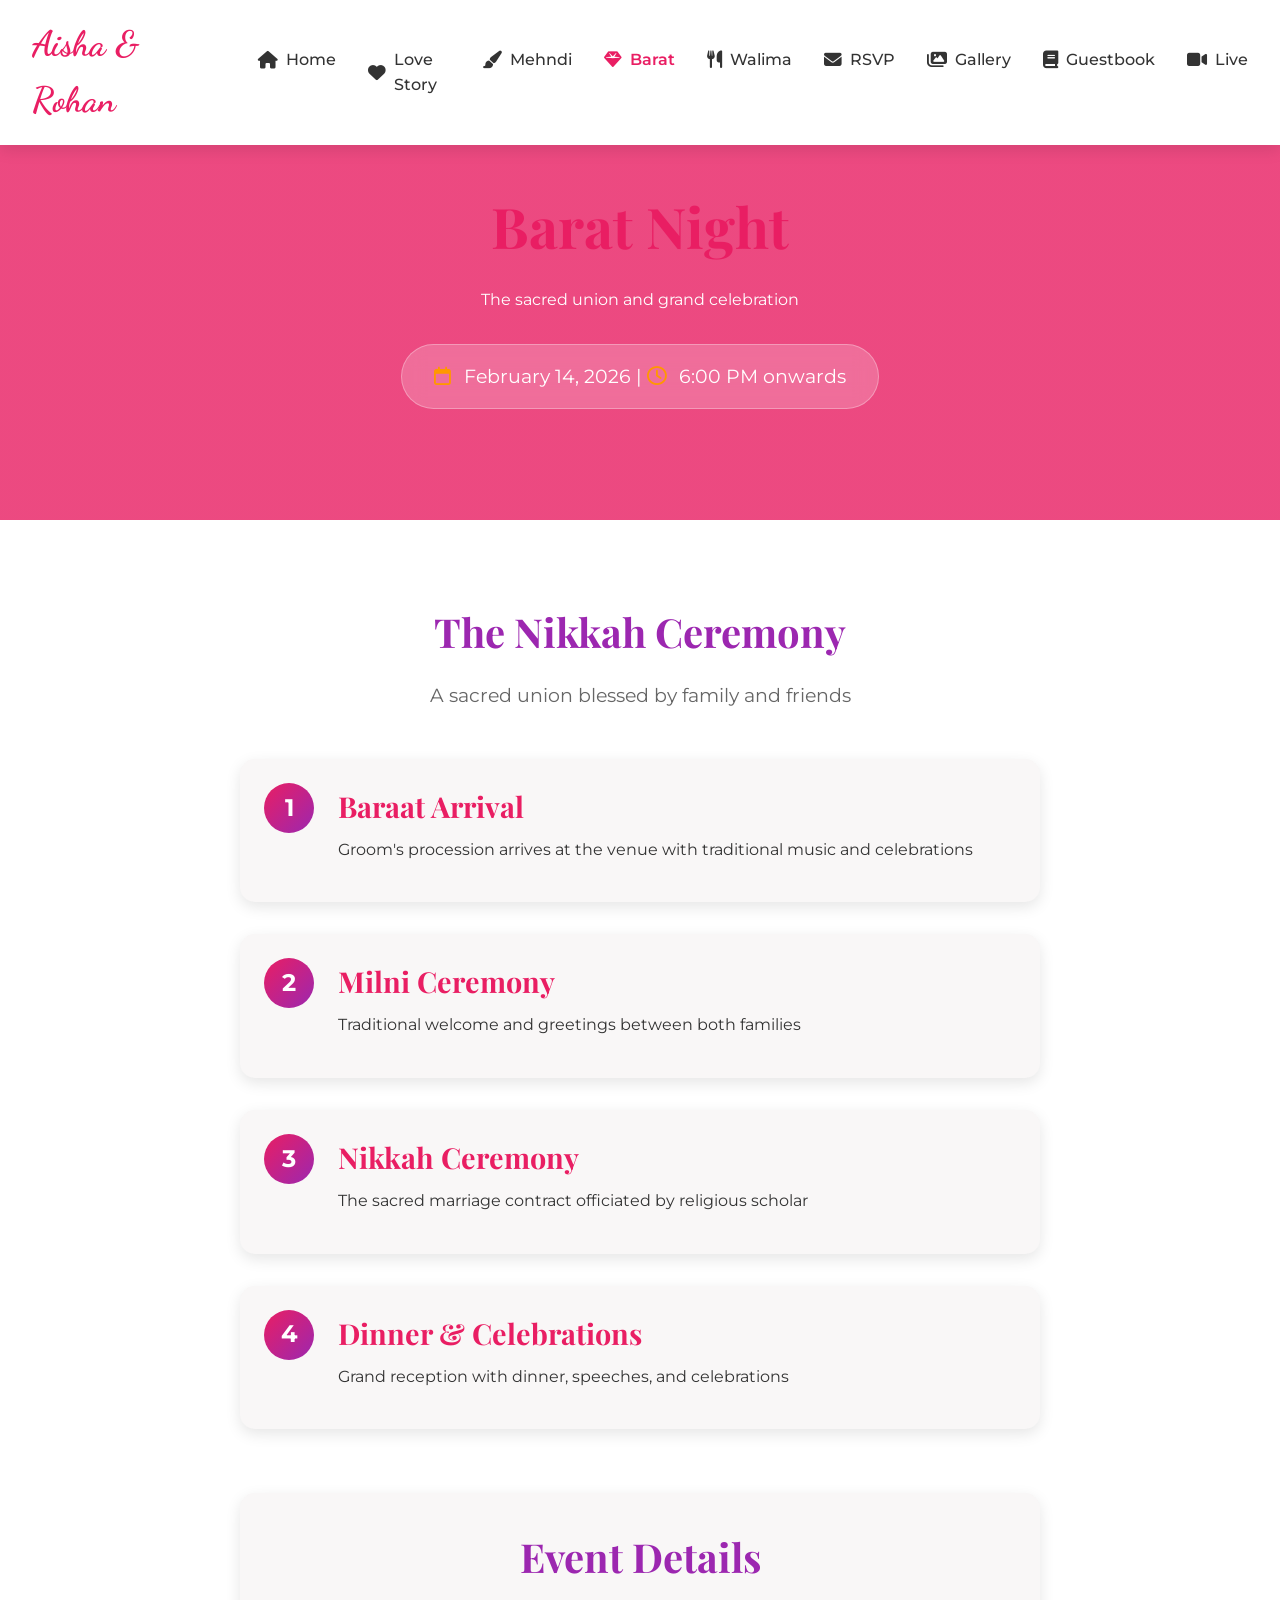
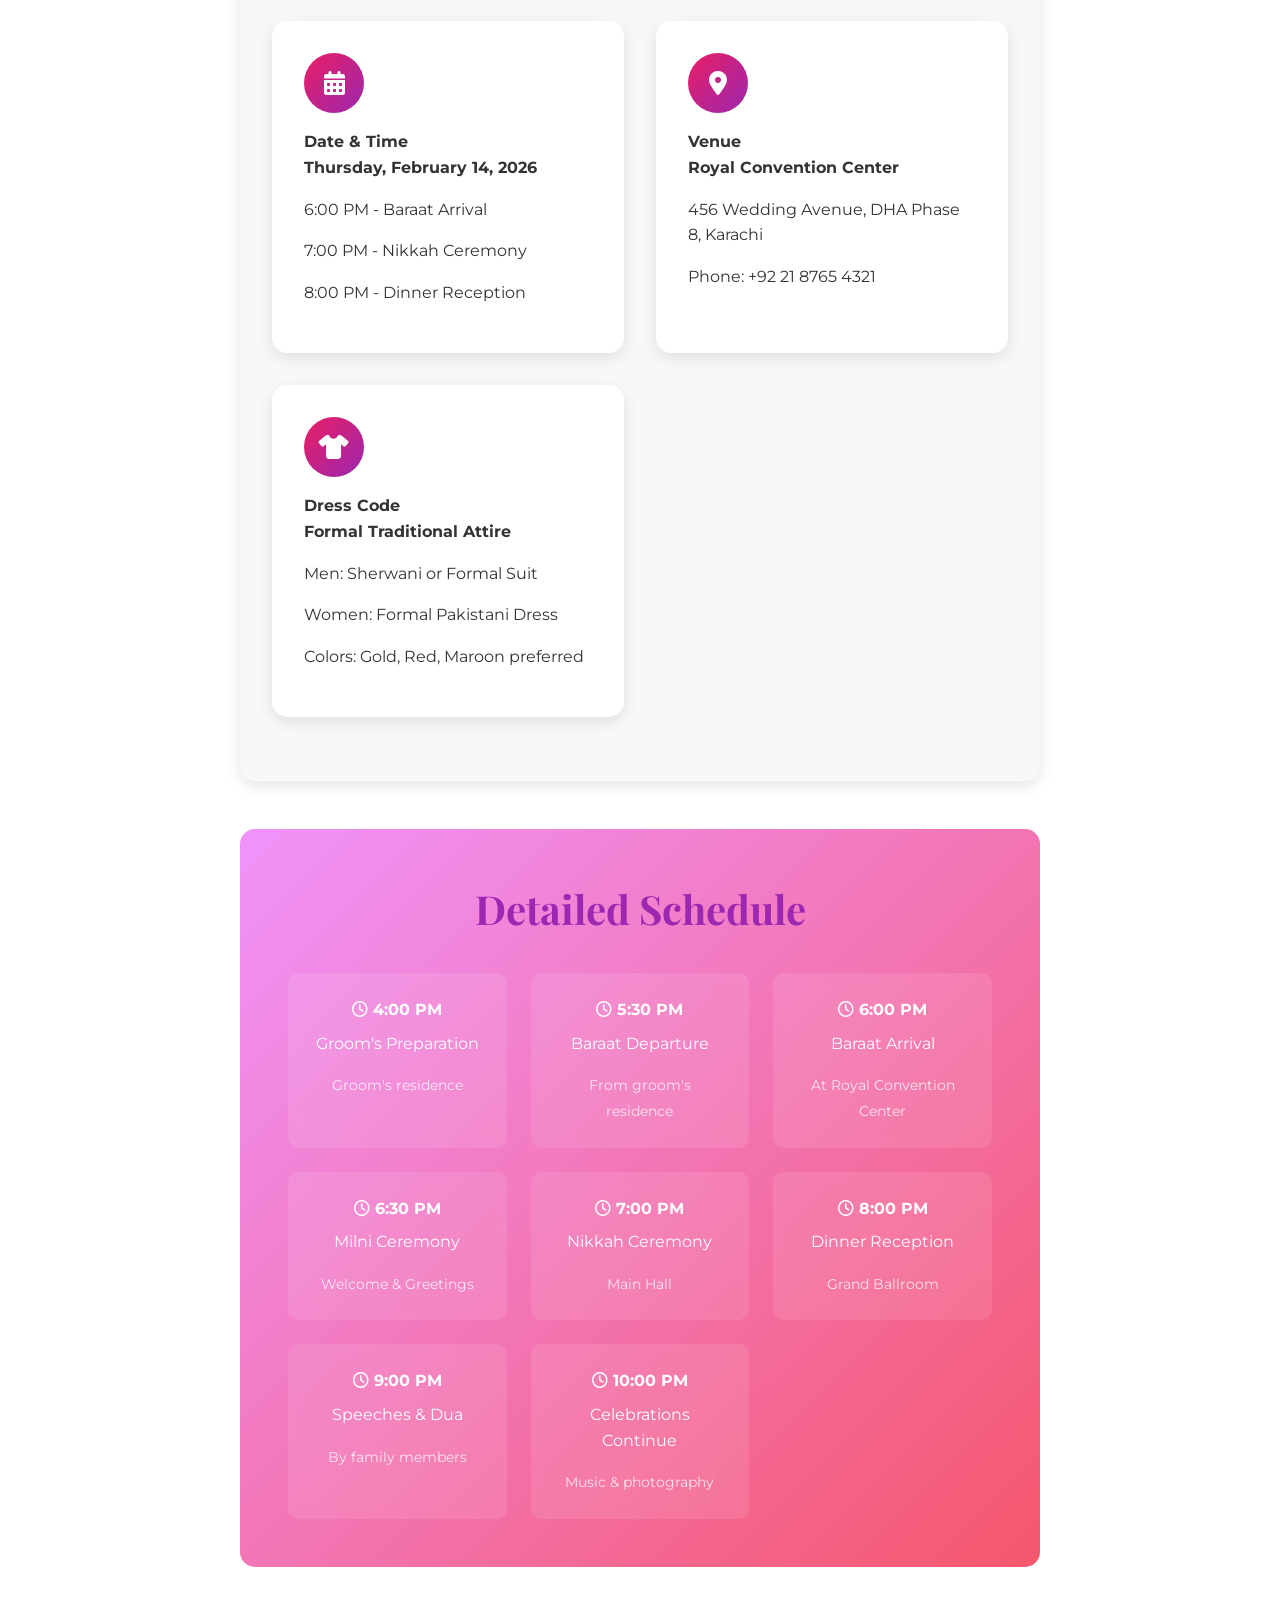
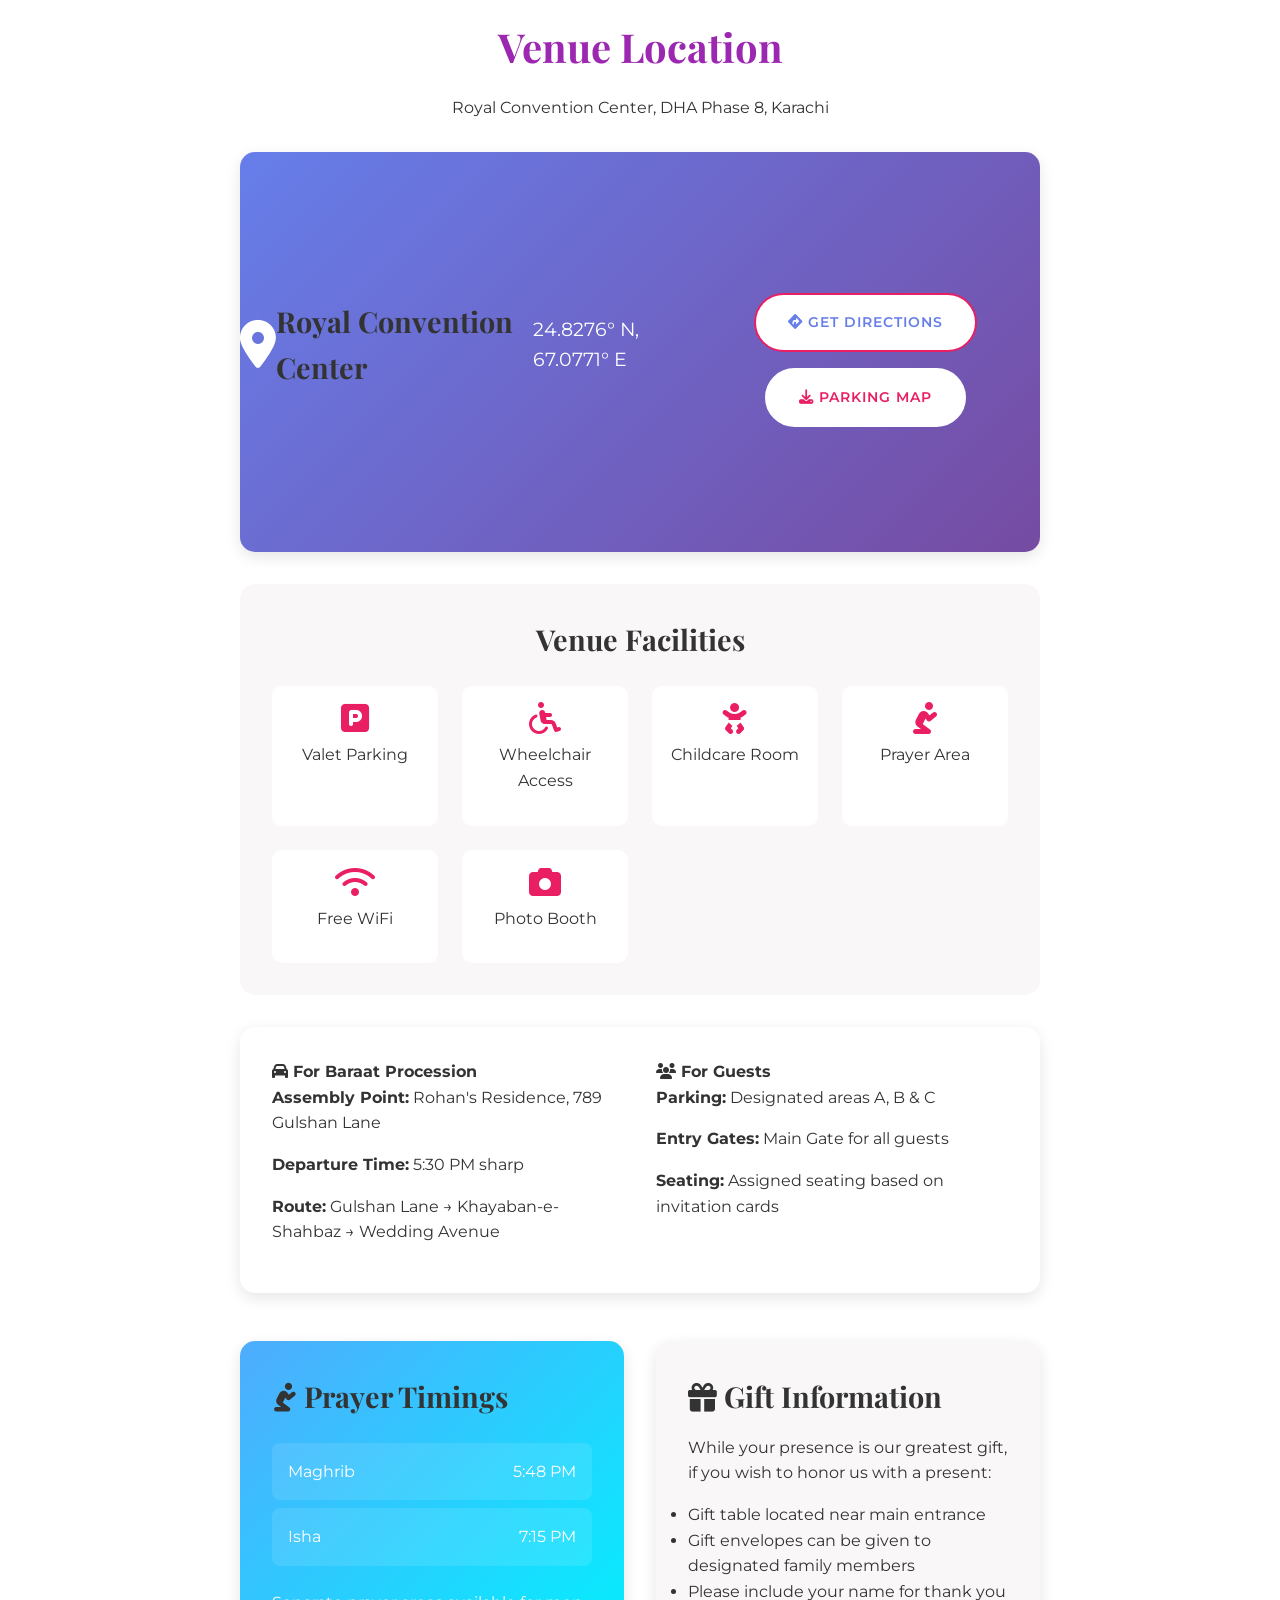
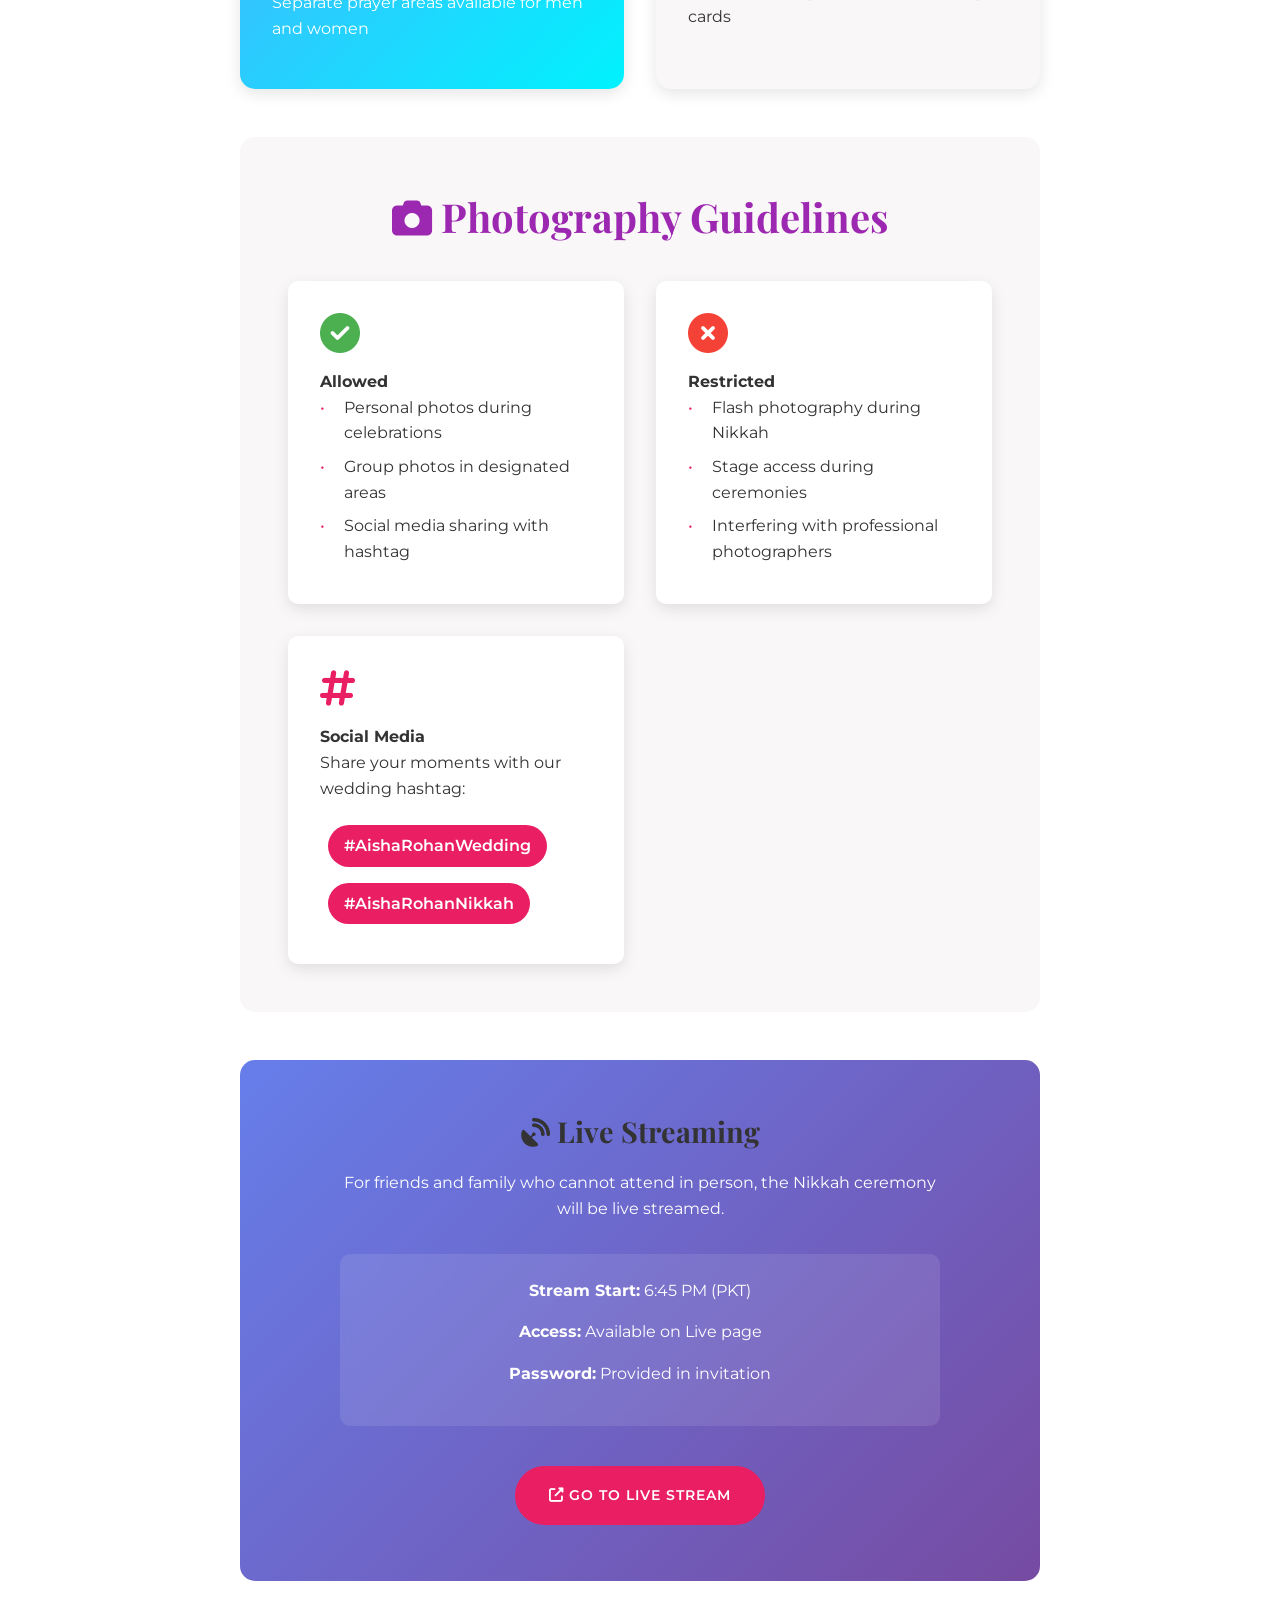
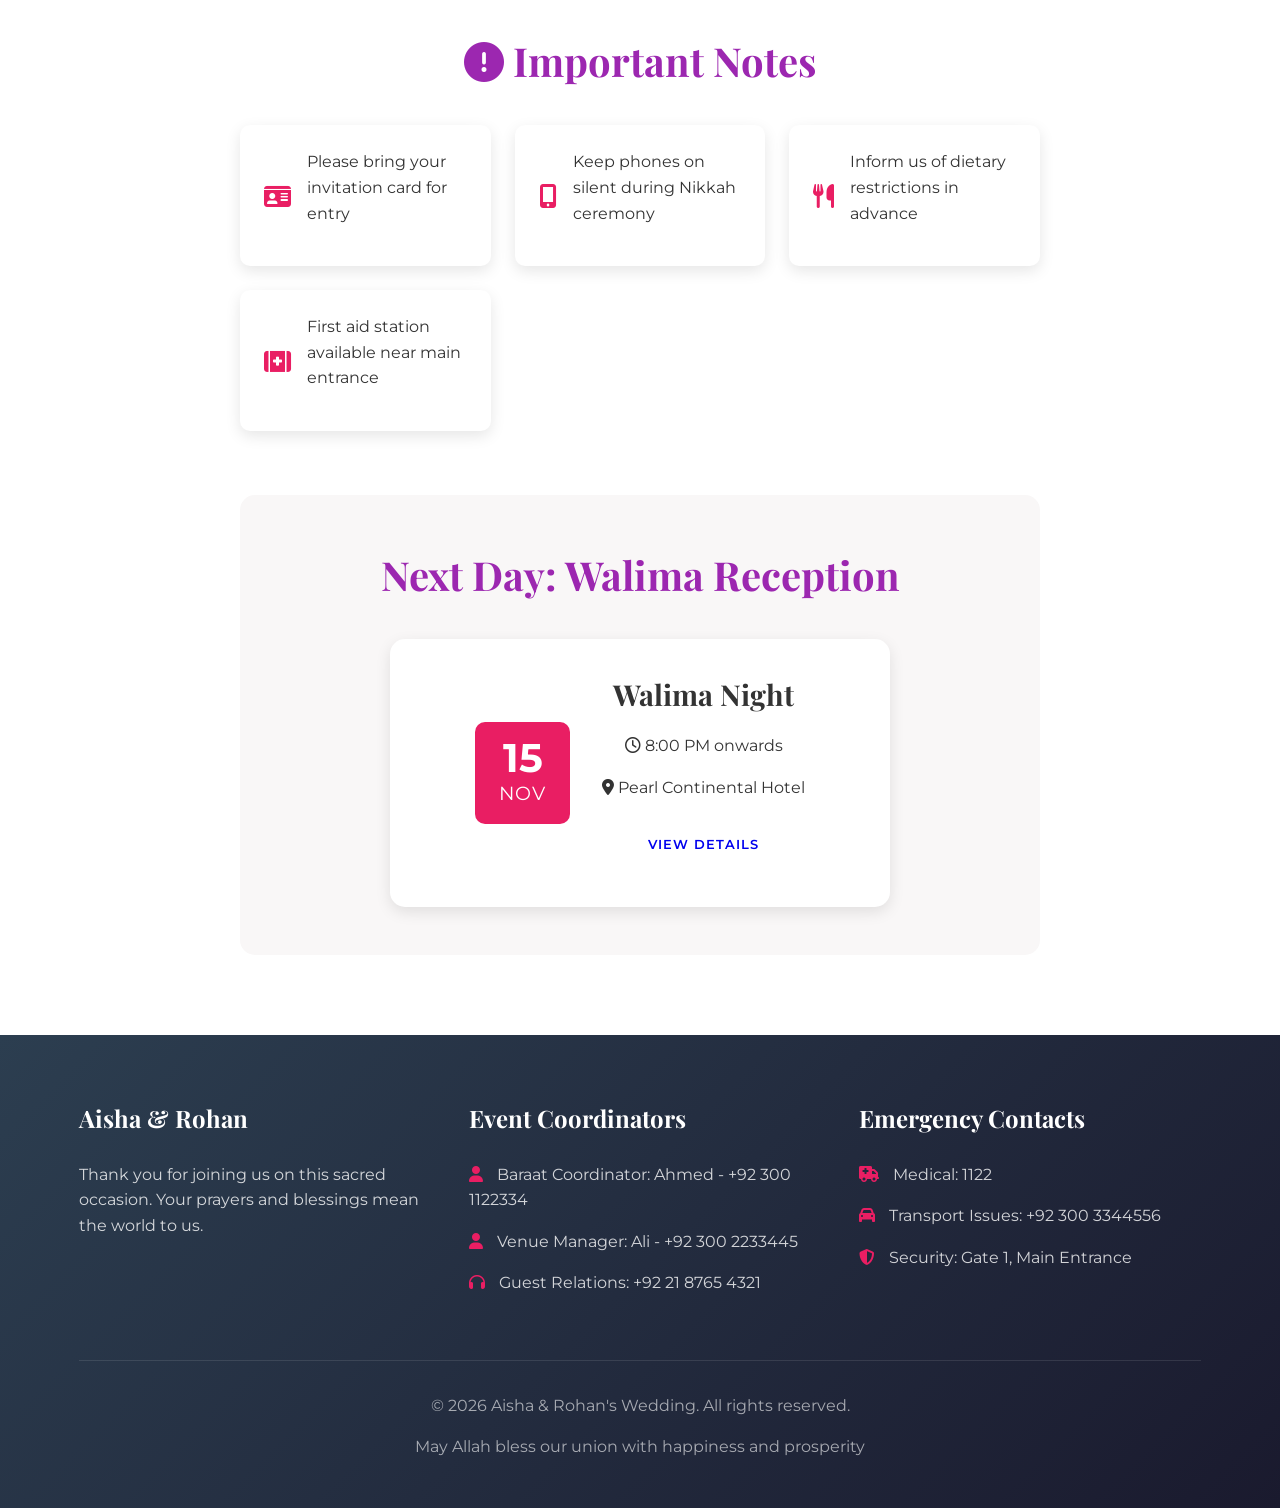
<file: pages/barat.html>
<!DOCTYPE html>
<html lang="en">

<head>
    <meta charset="UTF-8">
    <meta name="viewport" content="width=device-width, initial-scale=1.0">
    <title>Barat Night - Aisha & Rohan's Wedding</title>
    <link rel="stylesheet" href="../style.css">
    <link rel="stylesheet" href="https://cdnjs.cloudflare.com/ajax/libs/font-awesome/6.4.0/css/all.min.css">
    <link
        href="https://fonts.googleapis.com/css2?family=Playfair+Display:wght@400;700&family=Montserrat:wght@300;400;500;600&family=Dancing+Script:wght@700&display=swap"
        rel="stylesheet">
</head>

<body>
    <!-- Navigation -->
    <nav class="navbar">
        <div class="nav-container">
            <a href="../index.html" class="logo">Aisha & Rohan</a>
            <div class="nav-toggle" id="navToggle">
                <i class="fas fa-bars"></i>
            </div>
            <ul class="nav-menu" id="navMenu">
                <li><a href="../index.html"><i class="fas fa-home"></i> Home</a></li>
                <li><a href="love-story.html"><i class="fas fa-heart"></i> Love Story</a></li>
                <li><a href="mehndi.html"><i class="fas fa-paint-brush"></i> Mehndi</a></li>
                <li><a href="barat.html" class="active"><i class="fas fa-gem"></i> Barat</a></li>
                <li><a href="walima.html"><i class="fas fa-utensils"></i> Walima</a></li>
                <li><a href="rsvp.html"><i class="fas fa-envelope"></i> RSVP</a></li>
                <li><a href="gallery.html"><i class="fas fa-images"></i> Gallery</a></li>
                <li><a href="guestbook.html"><i class="fas fa-book"></i> Guestbook</a></li>
                <li><a href="live.html"><i class="fas fa-video"></i> Live</a></li>
            </ul>
        </div>
    </nav>

    <!-- Page Header -->
    <section class="page-header"
        style="background: linear-gradient(rgba(233, 30, 99, 0.8), rgba(233, 30, 99, 0.8)), 
                url('https://images.unsplash.com/photo-1583939003579-730e3918a45a?ixlib=rb-1.2.1&auto=format&fit=crop&w=1950&q=80');">
        <div class="container">
            <h1>Barat Night</h1>
            <p>The sacred union and grand celebration</p>
            <div class="event-date-banner">
                <p><i class="far fa-calendar"></i> February 14, 2026 | <i class="far fa-clock"></i> 6:00 PM onwards</p>
            </div>
        </div>
    </section>

    <!-- Event Details -->
    <section class="page-content">
        <div class="container">
            <div class="event-details">
                <!-- Ceremony Overview -->
                <div class="ceremony-overview">
                    <div class="text-center" style="margin-bottom: 3rem;">
                        <h2>The Nikkah Ceremony</h2>
                        <p class="section-subtitle">A sacred union blessed by family and friends</p>
                    </div>

                    <div class="ceremony-flow">
                        <div class="flow-step">
                            <div class="step-number">1</div>
                            <div class="step-content">
                                <h3>Baraat Arrival</h3>
                                <p>Groom's procession arrives at the venue with traditional music and celebrations</p>
                            </div>
                        </div>

                        <div class="flow-step">
                            <div class="step-number">2</div>
                            <div class="step-content">
                                <h3>Milni Ceremony</h3>
                                <p>Traditional welcome and greetings between both families</p>
                            </div>
                        </div>

                        <div class="flow-step">
                            <div class="step-number">3</div>
                            <div class="step-content">
                                <h3>Nikkah Ceremony</h3>
                                <p>The sacred marriage contract officiated by religious scholar</p>
                            </div>
                        </div>

                        <div class="flow-step">
                            <div class="step-number">4</div>
                            <div class="step-content">
                                <h3>Dinner & Celebrations</h3>
                                <p>Grand reception with dinner, speeches, and celebrations</p>
                            </div>
                        </div>
                    </div>
                </div>

                <!-- Event Information -->
                <div class="event-info">
                    <h2 class="text-center" style="margin-bottom: 2rem;">Event Details</h2>

                    <div class="info-grid">
                        <div class="info-card">
                            <div class="info-icon">
                                <i class="fas fa-calendar-alt"></i>
                            </div>
                            <div class="info-content">
                                <h4>Date & Time</h4>
                                <p><strong>Thursday, February 14, 2026</strong></p>
                                <p>6:00 PM - Baraat Arrival</p>
                                <p>7:00 PM - Nikkah Ceremony</p>
                                <p>8:00 PM - Dinner Reception</p>
                            </div>
                        </div>

                        <div class="info-card">
                            <div class="info-icon">
                                <i class="fas fa-map-marker-alt"></i>
                            </div>
                            <div class="info-content">
                                <h4>Venue</h4>
                                <p><strong>Royal Convention Center</strong></p>
                                <p>456 Wedding Avenue, DHA Phase 8, Karachi</p>
                                <p>Phone: +92 21 8765 4321</p>
                            </div>
                        </div>

                        <div class="info-card">
                            <div class="info-icon">
                                <i class="fas fa-tshirt"></i>
                            </div>
                            <div class="info-content">
                                <h4>Dress Code</h4>
                                <p><strong>Formal Traditional Attire</strong></p>
                                <p>Men: Sherwani or Formal Suit</p>
                                <p>Women: Formal Pakistani Dress</p>
                                <p>Colors: Gold, Red, Maroon preferred</p>
                            </div>
                        </div>
                    </div>
                </div>

                <!-- Important Timings -->
                <div class="timings-container">
                    <h2 class="text-center">Detailed Schedule</h2>
                    <div class="timings-grid">
                        <div class="timing-slot">
                            <h4><i class="far fa-clock"></i> 4:00 PM</h4>
                            <p>Groom's Preparation</p>
                            <small>Groom's residence</small>
                        </div>

                        <div class="timing-slot">
                            <h4><i class="far fa-clock"></i> 5:30 PM</h4>
                            <p>Baraat Departure</p>
                            <small>From groom's residence</small>
                        </div>

                        <div class="timing-slot">
                            <h4><i class="far fa-clock"></i> 6:00 PM</h4>
                            <p>Baraat Arrival</p>
                            <small>At Royal Convention Center</small>
                        </div>

                        <div class="timing-slot">
                            <h4><i class="far fa-clock"></i> 6:30 PM</h4>
                            <p>Milni Ceremony</p>
                            <small>Welcome & Greetings</small>
                        </div>

                        <div class="timing-slot">
                            <h4><i class="far fa-clock"></i> 7:00 PM</h4>
                            <p>Nikkah Ceremony</p>
                            <small>Main Hall</small>
                        </div>

                        <div class="timing-slot">
                            <h4><i class="far fa-clock"></i> 8:00 PM</h4>
                            <p>Dinner Reception</p>
                            <small>Grand Ballroom</small>
                        </div>

                        <div class="timing-slot">
                            <h4><i class="far fa-clock"></i> 9:00 PM</h4>
                            <p>Speeches & Dua</p>
                            <small>By family members</small>
                        </div>

                        <div class="timing-slot">
                            <h4><i class="far fa-clock"></i> 10:00 PM</h4>
                            <p>Celebrations Continue</p>
                            <small>Music & photography</small>
                        </div>
                    </div>
                </div>

                <!-- Map Section -->
                <div class="map-section">
                    <h2 class="text-center">Venue Location</h2>
                    <p class="text-center" style="margin-bottom: 2rem;">Royal Convention Center, DHA Phase 8, Karachi
                    </p>

                    <div class="map-container">
                        <div class="map-placeholder">
                            <i class="fas fa-map-marker-alt" style="font-size: 3rem; margin-bottom: 1rem;"></i>
                            <h3>Royal Convention Center</h3>
                            <p>24.8276° N, 67.0771° E</p>
                            <div class="map-buttons">
                                <a href="https://maps.google.com/?q=Royal+Convention+Center+Karachi" target="_blank"
                                    class="btn-primary" style="background: white; color: #667eea; margin: 0.5rem;">
                                    <i class="fas fa-directions"></i> Get Directions
                                </a>
                                <a href="#" class="btn-secondary"
                                    style="background: white; color: #e91e63; margin: 0.5rem;">
                                    <i class="fas fa-download"></i> Parking Map
                                </a>
                            </div>
                        </div>
                    </div>

                    <div class="venue-facilities">
                        <h3 class="text-center">Venue Facilities</h3>
                        <div class="facilities-grid">
                            <div class="facility">
                                <i class="fas fa-parking"></i>
                                <p>Valet Parking</p>
                            </div>
                            <div class="facility">
                                <i class="fas fa-wheelchair"></i>
                                <p>Wheelchair Access</p>
                            </div>
                            <div class="facility">
                                <i class="fas fa-baby"></i>
                                <p>Childcare Room</p>
                            </div>
                            <div class="facility">
                                <i class="fas fa-pray"></i>
                                <p>Prayer Area</p>
                            </div>
                            <div class="facility">
                                <i class="fas fa-wifi"></i>
                                <p>Free WiFi</p>
                            </div>
                            <div class="facility">
                                <i class="fas fa-camera"></i>
                                <p>Photo Booth</p>
                            </div>
                        </div>
                    </div>

                    <div class="arrival-instructions">
                        <div class="instruction-column">
                            <h4><i class="fas fa-car"></i> For Baraat Procession</h4>
                            <p><strong>Assembly Point:</strong> Rohan's Residence, 789 Gulshan Lane</p>
                            <p><strong>Departure Time:</strong> 5:30 PM sharp</p>
                            <p><strong>Route:</strong> Gulshan Lane → Khayaban-e-Shahbaz → Wedding Avenue</p>
                        </div>

                        <div class="instruction-column">
                            <h4><i class="fas fa-users"></i> For Guests</h4>
                            <p><strong>Parking:</strong> Designated areas A, B & C</p>
                            <p><strong>Entry Gates:</strong> Main Gate for all guests</p>
                            <p><strong>Seating:</strong> Assigned seating based on invitation cards</p>
                        </div>
                    </div>
                </div>

                <!-- Special Sections -->
                <div class="special-sections">
                    <div class="special-section prayer-timing">
                        <h3><i class="fas fa-pray"></i> Prayer Timings</h3>
                        <div class="prayer-schedule">
                            <div class="prayer">
                                <span class="prayer-name">Maghrib</span>
                                <span class="prayer-time">5:48 PM</span>
                            </div>
                            <div class="prayer">
                                <span class="prayer-name">Isha</span>
                                <span class="prayer-time">7:15 PM</span>
                            </div>
                        </div>
                        <p>Separate prayer areas available for men and women</p>
                    </div>

                    <div class="special-section gifts-section">
                        <h3><i class="fas fa-gift"></i> Gift Information</h3>
                        <p>While your presence is our greatest gift, if you wish to honor us with a present:</p>
                        <ul>
                            <li>Gift table located near main entrance</li>
                            <li>Gift envelopes can be given to designated family members</li>
                            <li>Please include your name for thank you cards</li>
                        </ul>
                    </div>
                </div>

                <!-- Photography Information -->
                <div class="photography-info">
                    <h2 class="text-center"><i class="fas fa-camera"></i> Photography Guidelines</h2>
                    <div class="photography-grid">
                        <div class="photo-rule">
                            <i class="fas fa-check-circle"></i>
                            <h4>Allowed</h4>
                            <ul>
                                <li>Personal photos during celebrations</li>
                                <li>Group photos in designated areas</li>
                                <li>Social media sharing with hashtag</li>
                            </ul>
                        </div>

                        <div class="photo-rule">
                            <i class="fas fa-times-circle"></i>
                            <h4>Restricted</h4>
                            <ul>
                                <li>Flash photography during Nikkah</li>
                                <li>Stage access during ceremonies</li>
                                <li>Interfering with professional photographers</li>
                            </ul>
                        </div>

                        <div class="photo-rule">
                            <i class="fas fa-hashtag"></i>
                            <h4>Social Media</h4>
                            <p>Share your moments with our wedding hashtag:</p>
                            <p class="hashtag">#AishaRohanWedding</p>
                            <p class="hashtag">#AishaRohanNikkah</p>
                        </div>
                    </div>
                </div>

                <!-- Live Streaming -->
                <div class="streaming-info">
                    <div class="streaming-content">
                        <h3><i class="fas fa-satellite-dish"></i> Live Streaming</h3>
                        <p>For friends and family who cannot attend in person, the Nikkah ceremony will be live
                            streamed.</p>
                        <div class="streaming-details">
                            <p><strong>Stream Start:</strong> 6:45 PM (PKT)</p>
                            <p><strong>Access:</strong> Available on Live page</p>
                            <p><strong>Password:</strong> Provided in invitation</p>
                        </div>
                        <a href="live.html" class="btn-primary">
                            <i class="fas fa-external-link-alt"></i> Go to Live Stream
                        </a>
                    </div>
                </div>

                <!-- Important Notes -->
                <div class="important-notes">
                    <h2 class="text-center"><i class="fas fa-exclamation-circle"></i> Important Notes</h2>
                    <div class="notes-grid">
                        <div class="note">
                            <i class="fas fa-id-card"></i>
                            <p>Please bring your invitation card for entry</p>
                        </div>
                        <div class="note">
                            <i class="fas fa-mobile-alt"></i>
                            <p>Keep phones on silent during Nikkah ceremony</p>
                        </div>
                        <div class="note">
                            <i class="fas fa-utensils"></i>
                            <p>Inform us of dietary restrictions in advance</p>
                        </div>
                        <div class="note">
                            <i class="fas fa-first-aid"></i>
                            <p>First aid station available near main entrance</p>
                        </div>
                    </div>
                </div>

                <!-- Next Event -->
                <div class="next-event">
                    <h2 class="text-center">Next Day: Walima Reception</h2>
                    <div class="next-event-card">
                        <div class="next-event-date">
                            <span class="date-day">15</span>
                            <span class="date-month">NOV</span>
                        </div>
                        <div class="next-event-details">
                            <h3>Walima Night</h3>
                            <p><i class="far fa-clock"></i> 8:00 PM onwards</p>
                            <p><i class="fas fa-map-marker-alt"></i> Pearl Continental Hotel</p>
                            <a href="walima.html" class="btn-small">View Details</a>
                        </div>
                    </div>
                </div>
            </div>
        </div>
    </section>

    <!-- Footer -->
    <footer class="footer">
        <div class="container">
            <div class="footer-content">
                <div class="footer-section">
                    <h3>Aisha & Rohan</h3>
                    <p>Thank you for joining us on this sacred occasion. Your prayers and blessings mean the world to
                        us.</p>
                </div>

                <div class="footer-section">
                    <h3>Event Coordinators</h3>
                    <p><i class="fas fa-user"></i> Baraat Coordinator: Ahmed - +92 300 1122334</p>
                    <p><i class="fas fa-user"></i> Venue Manager: Ali - +92 300 2233445</p>
                    <p><i class="fas fa-headphones"></i> Guest Relations: +92 21 8765 4321</p>
                </div>

                <div class="footer-section">
                    <h3>Emergency Contacts</h3>
                    <p><i class="fas fa-ambulance"></i> Medical: 1122</p>
                    <p><i class="fas fa-car"></i> Transport Issues: +92 300 3344556</p>
                    <p><i class="fas fa-shield-alt"></i> Security: Gate 1, Main Entrance</p>
                </div>
            </div>

            <div class="footer-bottom">
                <p>&copy; 2026 Aisha & Rohan's Wedding. All rights reserved.</p>
                <p>May Allah bless our union with happiness and prosperity</p>
            </div>
        </div>
    </footer>

    <script src="../script.js"></script>

    <!-- Additional CSS for Barat Page -->
    <style>
        .active {
            color: var(--primary-color) !important;
            font-weight: 600 !important;
        }

        .event-date-banner {
            background: rgba(255, 255, 255, 0.2);
            backdrop-filter: blur(10px);
            padding: 1rem 2rem;
            border-radius: 50px;
            display: inline-block;
            margin-top: 1rem;
            border: 1px solid rgba(255, 255, 255, 0.3);
        }

        .event-date-banner p {
            margin: 0;
            font-size: 1.2rem;
        }

        .event-date-banner i {
            margin-right: 8px;
            color: var(--accent-color);
        }

        /* Ceremony Overview */
        .ceremony-overview {
            margin-bottom: 4rem;
        }

        .ceremony-flow {
            max-width: 800px;
            margin: 3rem auto 0;
        }

        .flow-step {
            display: flex;
            align-items: flex-start;
            margin-bottom: 2rem;
            padding: 1.5rem;
            background: var(--light-bg);
            border-radius: 15px;
            box-shadow: var(--shadow);
        }

        .step-number {
            width: 50px;
            height: 50px;
            background: linear-gradient(135deg, var(--primary-color), var(--secondary-color));
            color: white;
            border-radius: 50%;
            display: flex;
            align-items: center;
            justify-content: center;
            font-size: 1.5rem;
            font-weight: 700;
            margin-right: 1.5rem;
            flex-shrink: 0;
        }

        .step-content h3 {
            color: var(--primary-color);
            margin-bottom: 0.5rem;
        }

        /* Info Grid */
        .info-grid {
            display: grid;
            grid-template-columns: repeat(auto-fit, minmax(300px, 1fr));
            gap: 2rem;
            margin: 2rem 0;
        }

        .info-card {
            background: var(--white);
            padding: 2rem;
            border-radius: 15px;
            box-shadow: var(--shadow);
            transition: var(--transition);
        }

        .info-card:hover {
            transform: translateY(-5px);
        }

        .info-icon {
            width: 60px;
            height: 60px;
            background: linear-gradient(135deg, var(--primary-color), var(--secondary-color));
            border-radius: 50%;
            display: flex;
            align-items: center;
            justify-content: center;
            margin-bottom: 1rem;
            font-size: 1.5rem;
            color: var(--white);
        }

        /* Timings Grid */
        .timings-container {
            background: linear-gradient(135deg, #f093fb 0%, #f5576c 100%);
            color: white;
            padding: 3rem;
            border-radius: 15px;
            margin: 3rem 0;
        }

        .timings-grid {
            display: grid;
            grid-template-columns: repeat(auto-fit, minmax(200px, 1fr));
            gap: 1.5rem;
            margin-top: 2rem;
        }

        .timing-slot {
            background: rgba(255, 255, 255, 0.1);
            padding: 1.5rem;
            border-radius: 10px;
            text-align: center;
            backdrop-filter: blur(5px);
            transition: var(--transition);
        }

        .timing-slot:hover {
            background: rgba(255, 255, 255, 0.2);
            transform: translateY(-3px);
        }

        .timing-slot h4 {
            color: white;
            margin-bottom: 0.5rem;
        }

        .timing-slot small {
            opacity: 0.8;
            font-size: 0.9rem;
        }

        /* Map Section */
        .map-buttons {
            display: flex;
            justify-content: center;
            flex-wrap: wrap;
            margin-top: 1rem;
        }

        .venue-facilities {
            margin: 2rem 0;
            padding: 2rem;
            background: var(--light-bg);
            border-radius: 15px;
        }

        .facilities-grid {
            display: grid;
            grid-template-columns: repeat(auto-fit, minmax(150px, 1fr));
            gap: 1.5rem;
            margin-top: 1.5rem;
        }

        .facility {
            text-align: center;
            padding: 1rem;
            background: var(--white);
            border-radius: 10px;
            transition: var(--transition);
        }

        .facility:hover {
            transform: translateY(-3px);
            box-shadow: 0 5px 15px rgba(0, 0, 0, 0.1);
        }

        .facility i {
            font-size: 2rem;
            color: var(--primary-color);
            margin-bottom: 0.5rem;
        }

        .arrival-instructions {
            display: grid;
            grid-template-columns: repeat(auto-fit, minmax(300px, 1fr));
            gap: 2rem;
            margin-top: 2rem;
            padding: 2rem;
            background: var(--white);
            border-radius: 15px;
            box-shadow: var(--shadow);
        }

        /* Special Sections */
        .special-sections {
            display: grid;
            grid-template-columns: repeat(auto-fit, minmax(300px, 1fr));
            gap: 2rem;
            margin: 3rem 0;
        }

        .special-section {
            padding: 2rem;
            border-radius: 15px;
            box-shadow: var(--shadow);
        }

        .prayer-timing {
            background: linear-gradient(135deg, #4facfe 0%, #00f2fe 100%);
            color: white;
        }

        .gifts-section {
            background: var(--light-bg);
        }

        .prayer-schedule {
            margin: 1.5rem 0;
        }

        .prayer {
            display: flex;
            justify-content: space-between;
            padding: 1rem;
            background: rgba(255, 255, 255, 0.1);
            margin-bottom: 0.5rem;
            border-radius: 8px;
        }

        /* Photography Info */
        .photography-info {
            margin: 3rem 0;
            padding: 3rem;
            background: var(--light-bg);
            border-radius: 15px;
        }

        .photography-grid {
            display: grid;
            grid-template-columns: repeat(auto-fit, minmax(300px, 1fr));
            gap: 2rem;
            margin-top: 2rem;
        }

        .photo-rule {
            padding: 2rem;
            background: var(--white);
            border-radius: 10px;
            box-shadow: var(--shadow);
        }

        .photo-rule i {
            font-size: 2.5rem;
            margin-bottom: 1rem;
        }

        .photo-rule i.fa-check-circle {
            color: #4CAF50;
        }

        .photo-rule i.fa-times-circle {
            color: #f44336;
        }

        .photo-rule i.fa-hashtag {
            color: var(--primary-color);
        }

        .photo-rule ul {
            list-style: none;
            padding-left: 0;
        }

        .photo-rule li {
            margin-bottom: 0.5rem;
            padding-left: 1.5rem;
            position: relative;
        }

        .photo-rule li:before {
            content: '•';
            color: var(--primary-color);
            position: absolute;
            left: 0;
        }

        .hashtag {
            display: inline-block;
            background: var(--primary-color);
            color: white;
            padding: 0.5rem 1rem;
            border-radius: 50px;
            margin: 0.5rem;
            font-weight: 600;
        }

        /* Streaming Info */
        .streaming-info {
            background: linear-gradient(135deg, #667eea 0%, #764ba2 100%);
            color: white;
            padding: 3rem;
            border-radius: 15px;
            margin: 3rem 0;
        }

        .streaming-content {
            max-width: 600px;
            margin: 0 auto;
            text-align: center;
        }

        .streaming-details {
            background: rgba(255, 255, 255, 0.1);
            padding: 1.5rem;
            border-radius: 10px;
            margin: 2rem 0;
            backdrop-filter: blur(5px);
        }

        /* Important Notes */
        .important-notes {
            margin: 3rem 0;
        }

        .notes-grid {
            display: grid;
            grid-template-columns: repeat(auto-fit, minmax(250px, 1fr));
            gap: 1.5rem;
            margin-top: 2rem;
        }

        .note {
            display: flex;
            align-items: center;
            padding: 1.5rem;
            background: var(--white);
            border-radius: 10px;
            box-shadow: var(--shadow);
        }

        .note i {
            font-size: 1.5rem;
            color: var(--primary-color);
            margin-right: 1rem;
        }

        /* Next Event */
        .next-event {
            text-align: center;
            margin-top: 4rem;
            padding: 3rem;
            background: var(--light-bg);
            border-radius: 15px;
        }

        .next-event-card {
            display: flex;
            align-items: center;
            justify-content: center;
            max-width: 500px;
            margin: 2rem auto 0;
            background: var(--white);
            padding: 2rem;
            border-radius: 15px;
            box-shadow: var(--shadow);
        }

        .next-event-date {
            background: var(--primary-color);
            color: white;
            padding: 1rem 1.5rem;
            border-radius: 10px;
            margin-right: 2rem;
            text-align: center;
        }

        .date-day {
            font-size: 2.5rem;
            font-weight: 700;
            display: block;
            line-height: 1;
        }

        .date-month {
            font-size: 1.2rem;
            text-transform: uppercase;
            letter-spacing: 1px;
        }

        /* Responsive Design */
        @media (max-width: 768px) {
            .flow-step {
                flex-direction: column;
                text-align: center;
            }

            .step-number {
                margin-right: 0;
                margin-bottom: 1rem;
            }

            .arrival-instructions {
                grid-template-columns: 1fr;
            }

            .timings-grid {
                grid-template-columns: repeat(2, 1fr);
            }

            .next-event-card {
                flex-direction: column;
                text-align: center;
            }

            .next-event-date {
                margin-right: 0;
                margin-bottom: 1rem;
            }

            .map-buttons {
                flex-direction: column;
                align-items: center;
            }

            .map-buttons a {
                margin: 0.5rem 0;
                width: 80%;
            }
        }

        @media (max-width: 480px) {
            .timings-grid {
                grid-template-columns: 1fr;
            }

            .facilities-grid {
                grid-template-columns: repeat(2, 1fr);
            }

            .info-grid {
                grid-template-columns: 1fr;
            }

            .photography-grid {
                grid-template-columns: 1fr;
            }

            .event-date-banner {
                padding: 0.8rem 1.5rem;
            }

            .event-date-banner p {
                font-size: 1rem;
            }
        }
    </style>
</body>

</html>
</file>
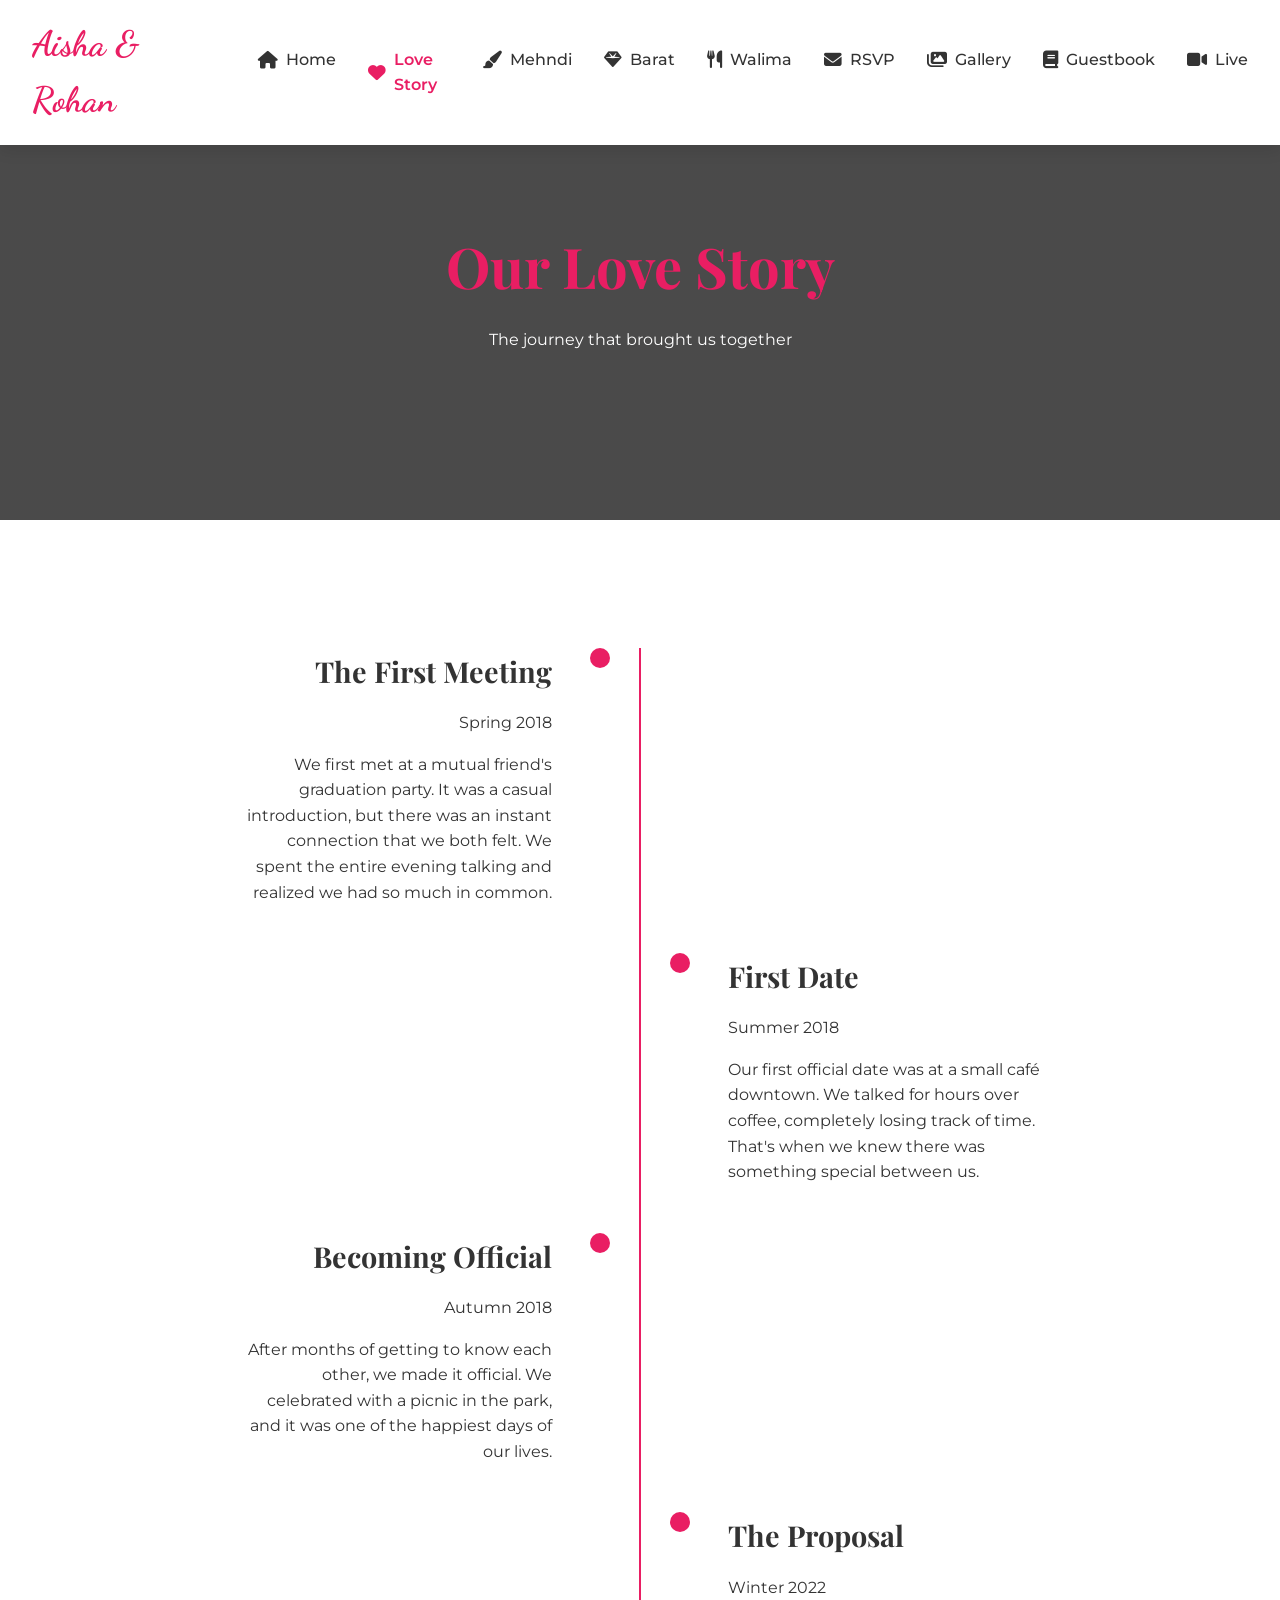
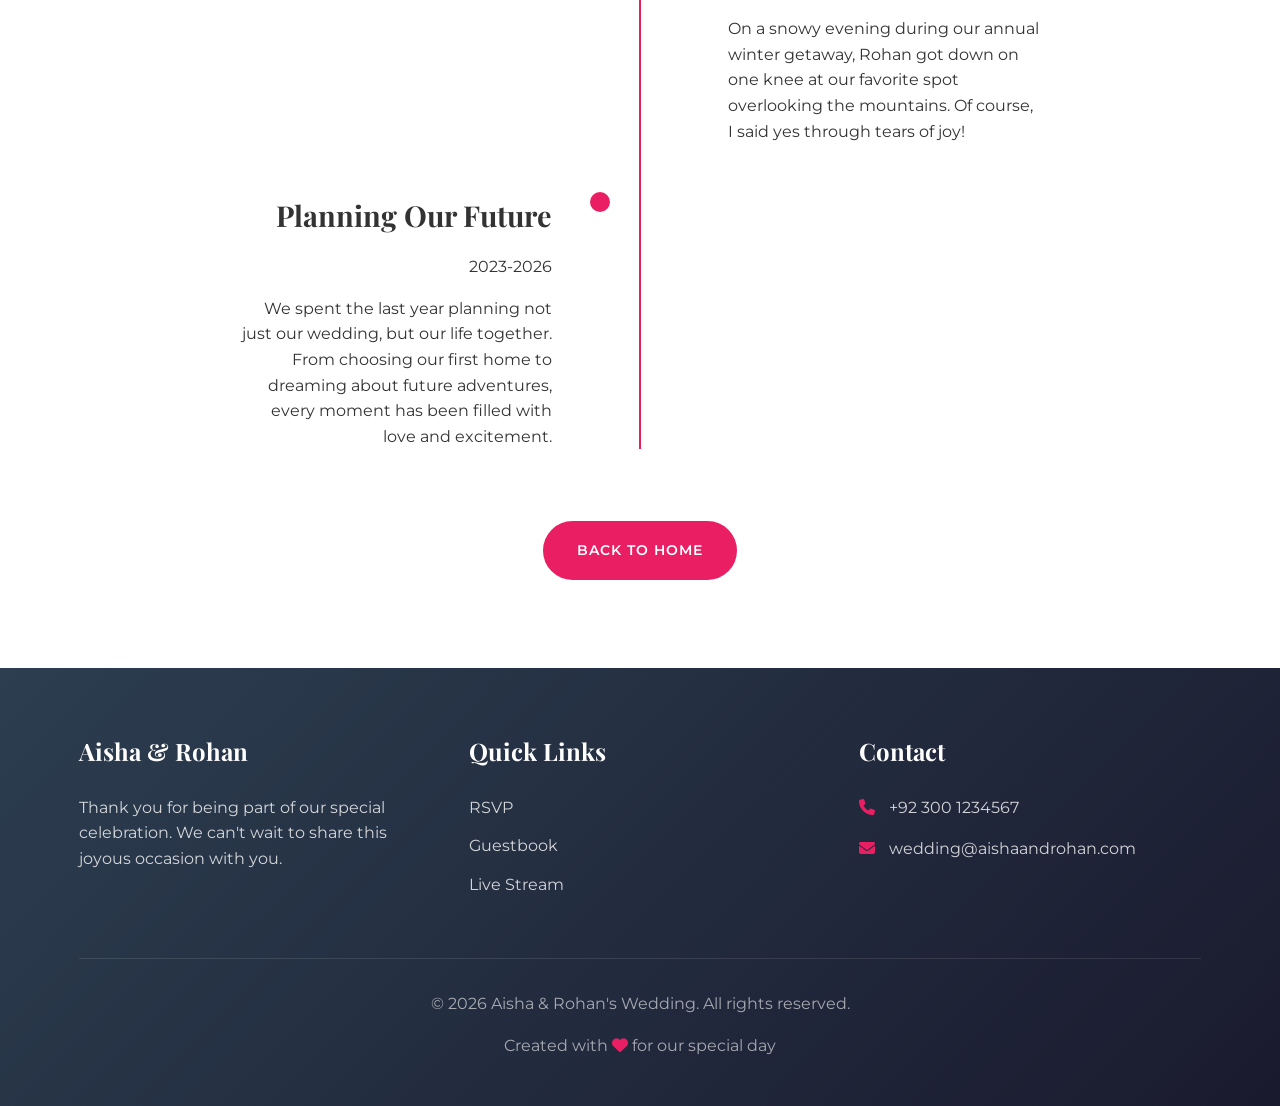
<file: pages/love-story.html>
<!DOCTYPE html>
<html lang="en">

<head>
    <meta charset="UTF-8">
    <meta name="viewport" content="width=device-width, initial-scale=1.0">
    <title>Our Love Story - Aisha & Rohan's Wedding</title>
    <link rel="stylesheet" href="../style.css">
    <link rel="stylesheet" href="https://cdnjs.cloudflare.com/ajax/libs/font-awesome/6.4.0/css/all.min.css">
    <link
        href="https://fonts.googleapis.com/css2?family=Playfair+Display:wght@400;700&family=Montserrat:wght@300;400;500;600&family=Dancing+Script:wght@700&display=swap"
        rel="stylesheet">
</head>

<body>
    <!-- Navigation (same as index.html) -->
    <nav class="navbar">
        <div class="nav-container">
            <a href="../index.html" class="logo">Aisha & Rohan</a>
            <div class="nav-toggle" id="navToggle">
                <i class="fas fa-bars"></i>
            </div>
            <ul class="nav-menu" id="navMenu">
                <li><a href="../index.html"><i class="fas fa-home"></i> Home</a></li>
                <li><a href="love-story.html"><i class="fas fa-heart"></i> Love Story</a></li>
                <li><a href="mehndi.html"><i class="fas fa-paint-brush"></i> Mehndi</a></li>
                <li><a href="barat.html"><i class="fas fa-gem"></i> Barat</a></li>
                <li><a href="walima.html"><i class="fas fa-utensils"></i> Walima</a></li>
                <li><a href="rsvp.html"><i class="fas fa-envelope"></i> RSVP</a></li>
                <li><a href="gallery.html"><i class="fas fa-images"></i> Gallery</a></li>
                <li><a href="guestbook.html"><i class="fas fa-book"></i> Guestbook</a></li>
                <li><a href="live.html"><i class="fas fa-video"></i> Live</a></li>
            </ul>
        </div>
    </nav>

    <!-- Page Header -->
    <section class="page-header">
        <div class="container">
            <h1>Our Love Story</h1>
            <p>The journey that brought us together</p>
        </div>
    </section>

    <!-- Love Story Content -->
    <section class="page-content">
        <div class="container">
            <div class="timeline">
                <div class="timeline-item">
                    <h3>The First Meeting</h3>
                    <p class="timeline-date">Spring 2018</p>
                    <p>We first met at a mutual friend's graduation party. It was a casual introduction, but there was
                        an instant connection that we both felt. We spent the entire evening talking and realized we had
                        so much in common.</p>
                </div>

                <div class="timeline-item">
                    <h3>First Date</h3>
                    <p class="timeline-date">Summer 2018</p>
                    <p>Our first official date was at a small café downtown. We talked for hours over coffee, completely
                        losing track of time. That's when we knew there was something special between us.</p>
                </div>

                <div class="timeline-item">
                    <h3>Becoming Official</h3>
                    <p class="timeline-date">Autumn 2018</p>
                    <p>After months of getting to know each other, we made it official. We celebrated with a picnic in
                        the park, and it was one of the happiest days of our lives.</p>
                </div>

                <div class="timeline-item">
                    <h3>The Proposal</h3>
                    <p class="timeline-date">Winter 2022</p>
                    <p>On a snowy evening during our annual winter getaway, Rohan got down on one knee at our favorite
                        spot overlooking the mountains. Of course, I said yes through tears of joy!</p>
                </div>

                <div class="timeline-item">
                    <h3>Planning Our Future</h3>
                    <p class="timeline-date">2023-2026</p>
                    <p>We spent the last year planning not just our wedding, but our life together. From choosing our
                        first home to dreaming about future adventures, every moment has been filled with love and
                        excitement.</p>
                </div>
            </div>

            <div class="text-center" style="margin-top: 4rem;">
                <a href="../index.html" class="btn-primary">Back to Home</a>
            </div>
        </div>
    </section>

    <!-- Footer (same as index.html) -->
    <footer class="footer">
        <div class="container">
            <div class="footer-content">
                <div class="footer-section">
                    <h3>Aisha & Rohan</h3>
                    <p>Thank you for being part of our special celebration. We can't wait to share this joyous occasion
                        with you.</p>
                </div>

                <div class="footer-section">
                    <h3>Quick Links</h3>
                    <ul>
                        <li><a href="rsvp.html">RSVP</a></li>
                        <li><a href="guestbook.html">Guestbook</a></li>
                        <li><a href="live.html">Live Stream</a></li>
                    </ul>
                </div>

                <div class="footer-section">
                    <h3>Contact</h3>
                    <p><i class="fas fa-phone"></i> +92 300 1234567</p>
                    <p><i class="fas fa-envelope"></i> wedding@aishaandrohan.com</p>
                </div>
            </div>

            <div class="footer-bottom">
                <p>&copy; 2026 Aisha & Rohan's Wedding. All rights reserved.</p>
                <p>Created with <i class="fas fa-heart" style="color: #e91e63;"></i> for our special day</p>
            </div>
        </div>
    </footer>

    <script src="../script.js"></script>
</body>

</html>
</file>
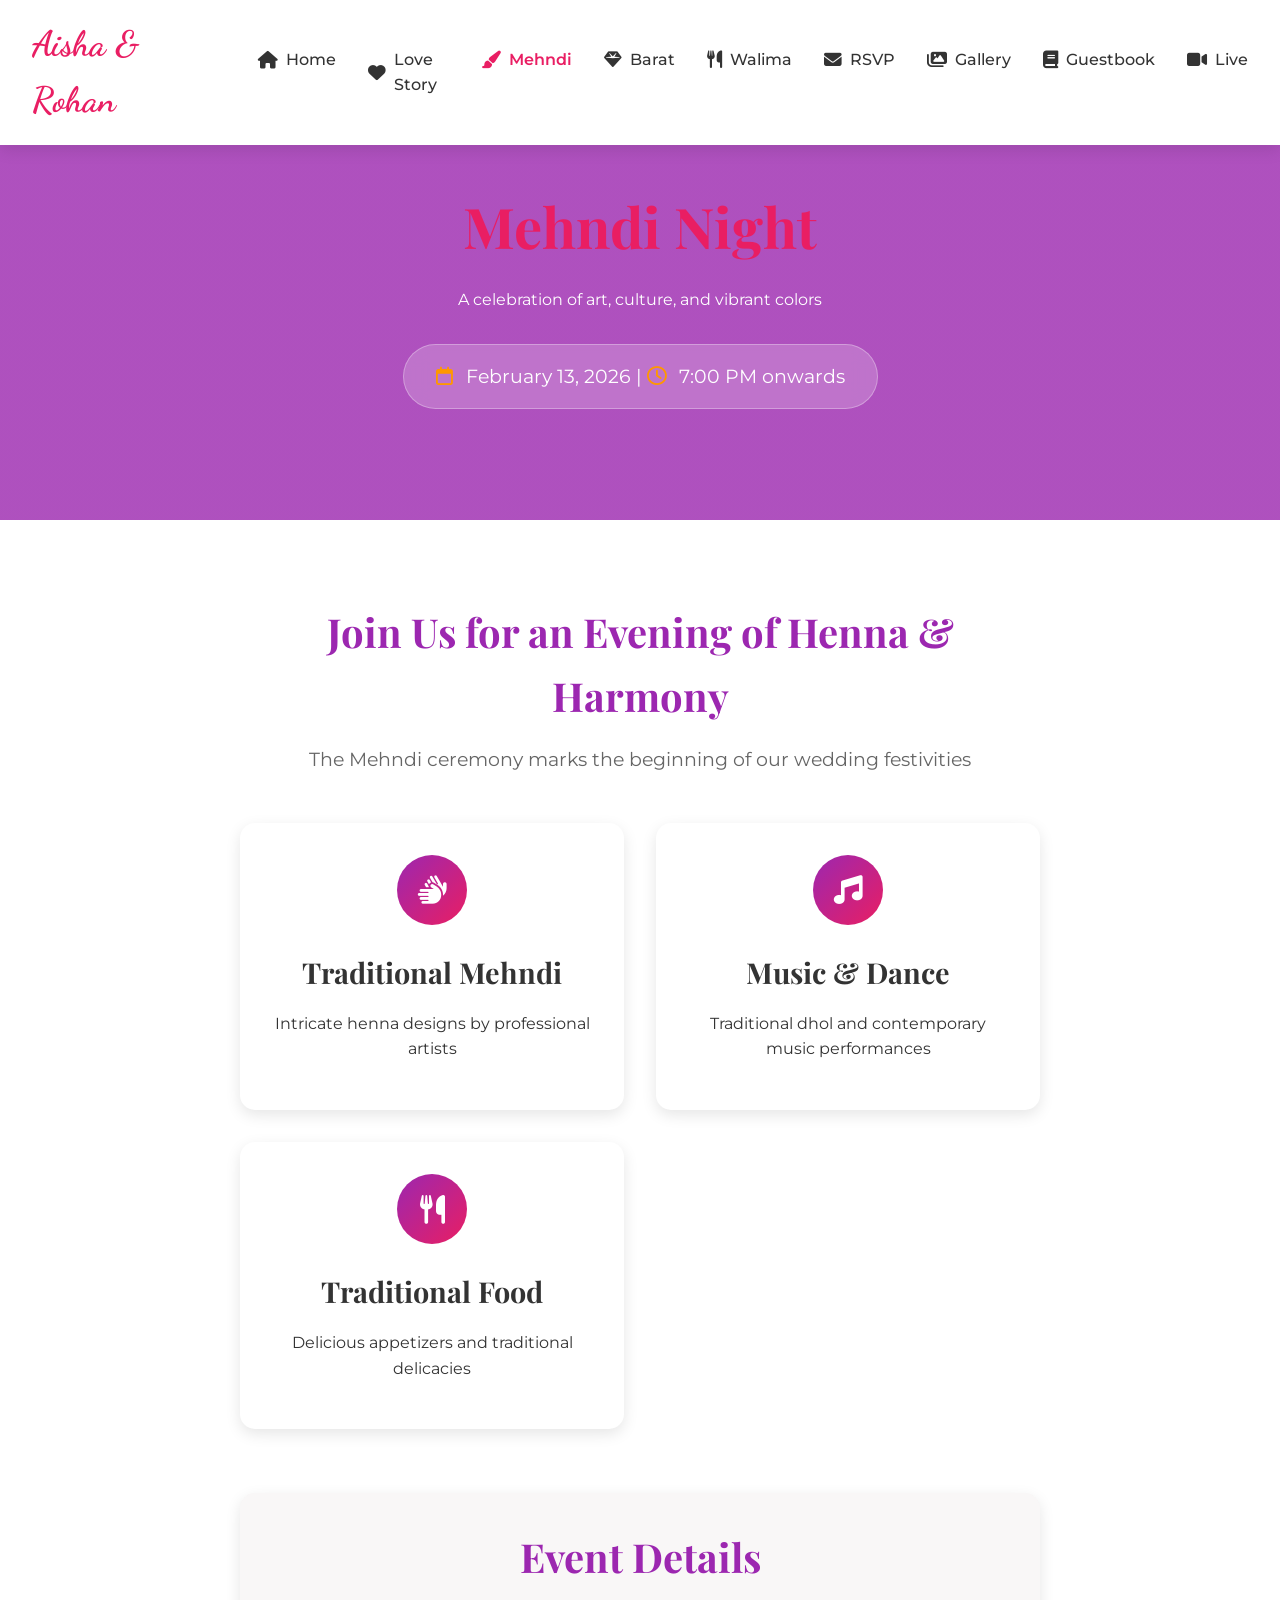
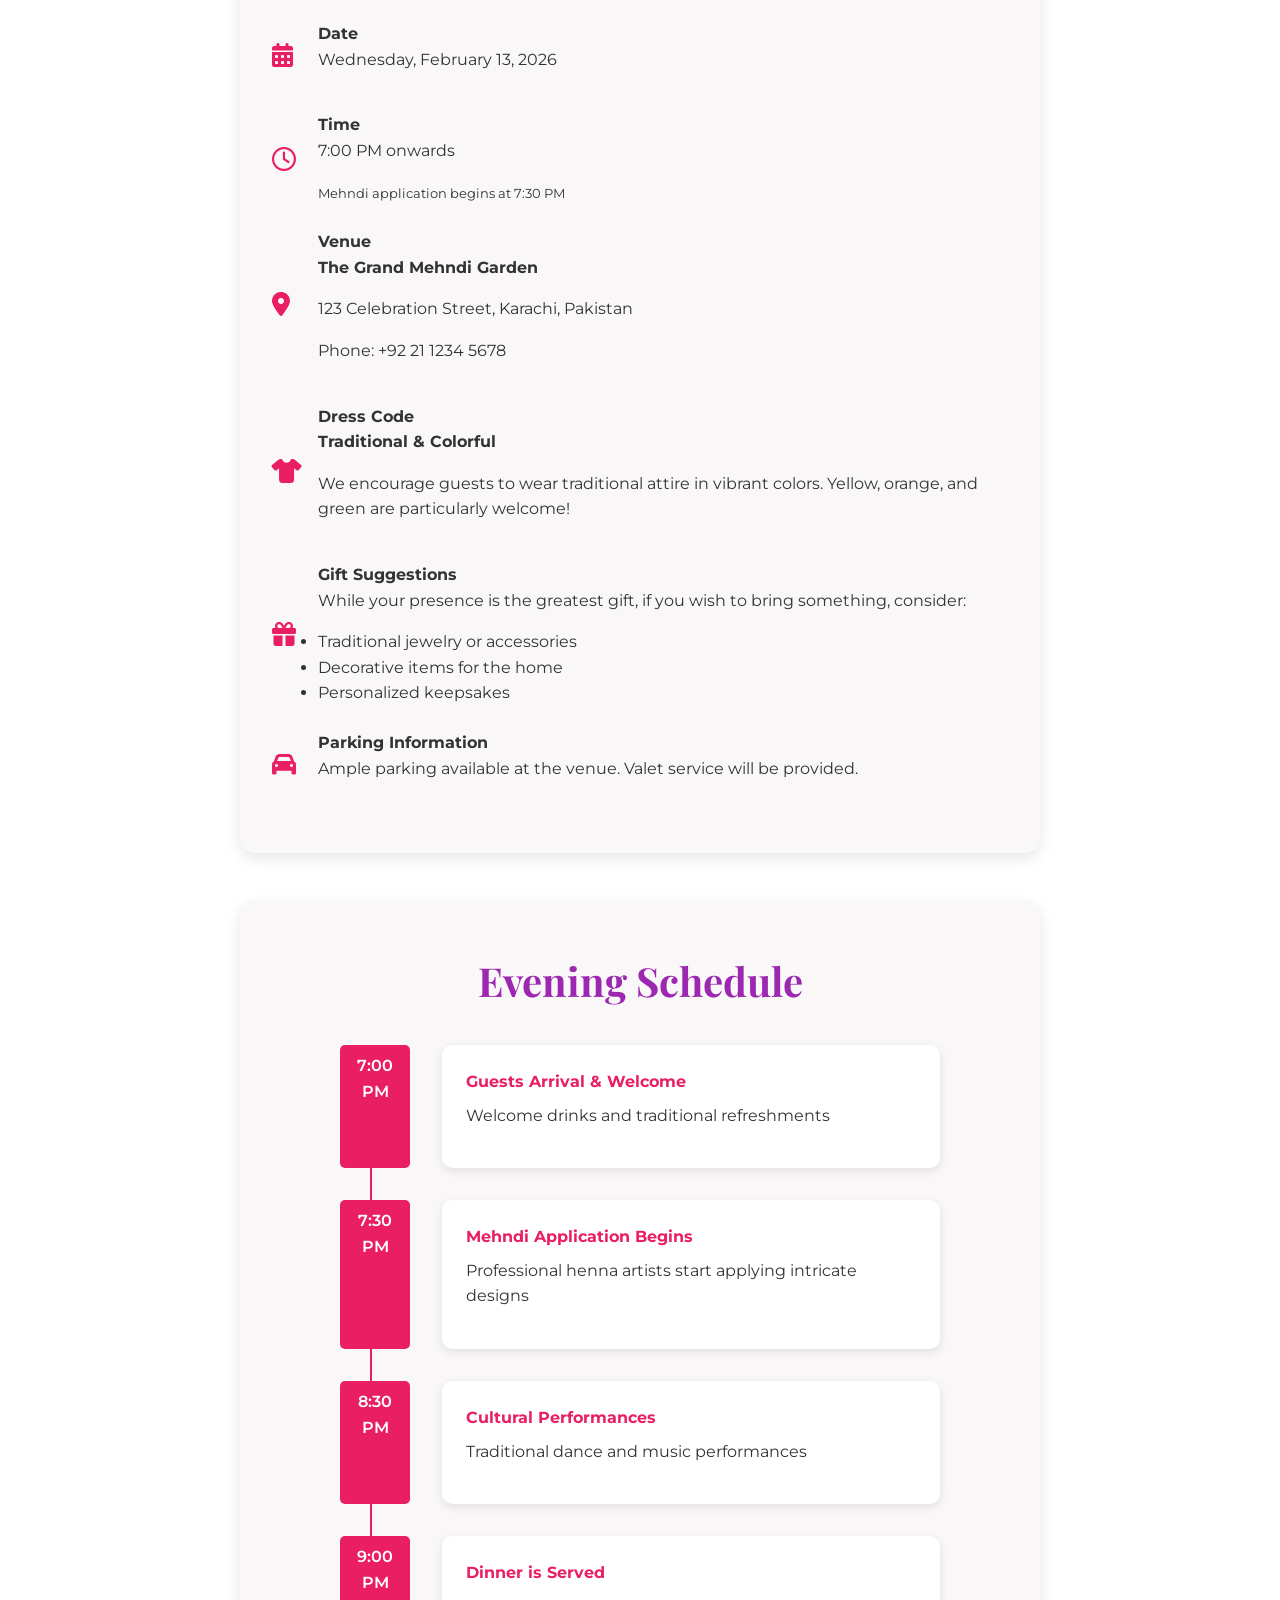
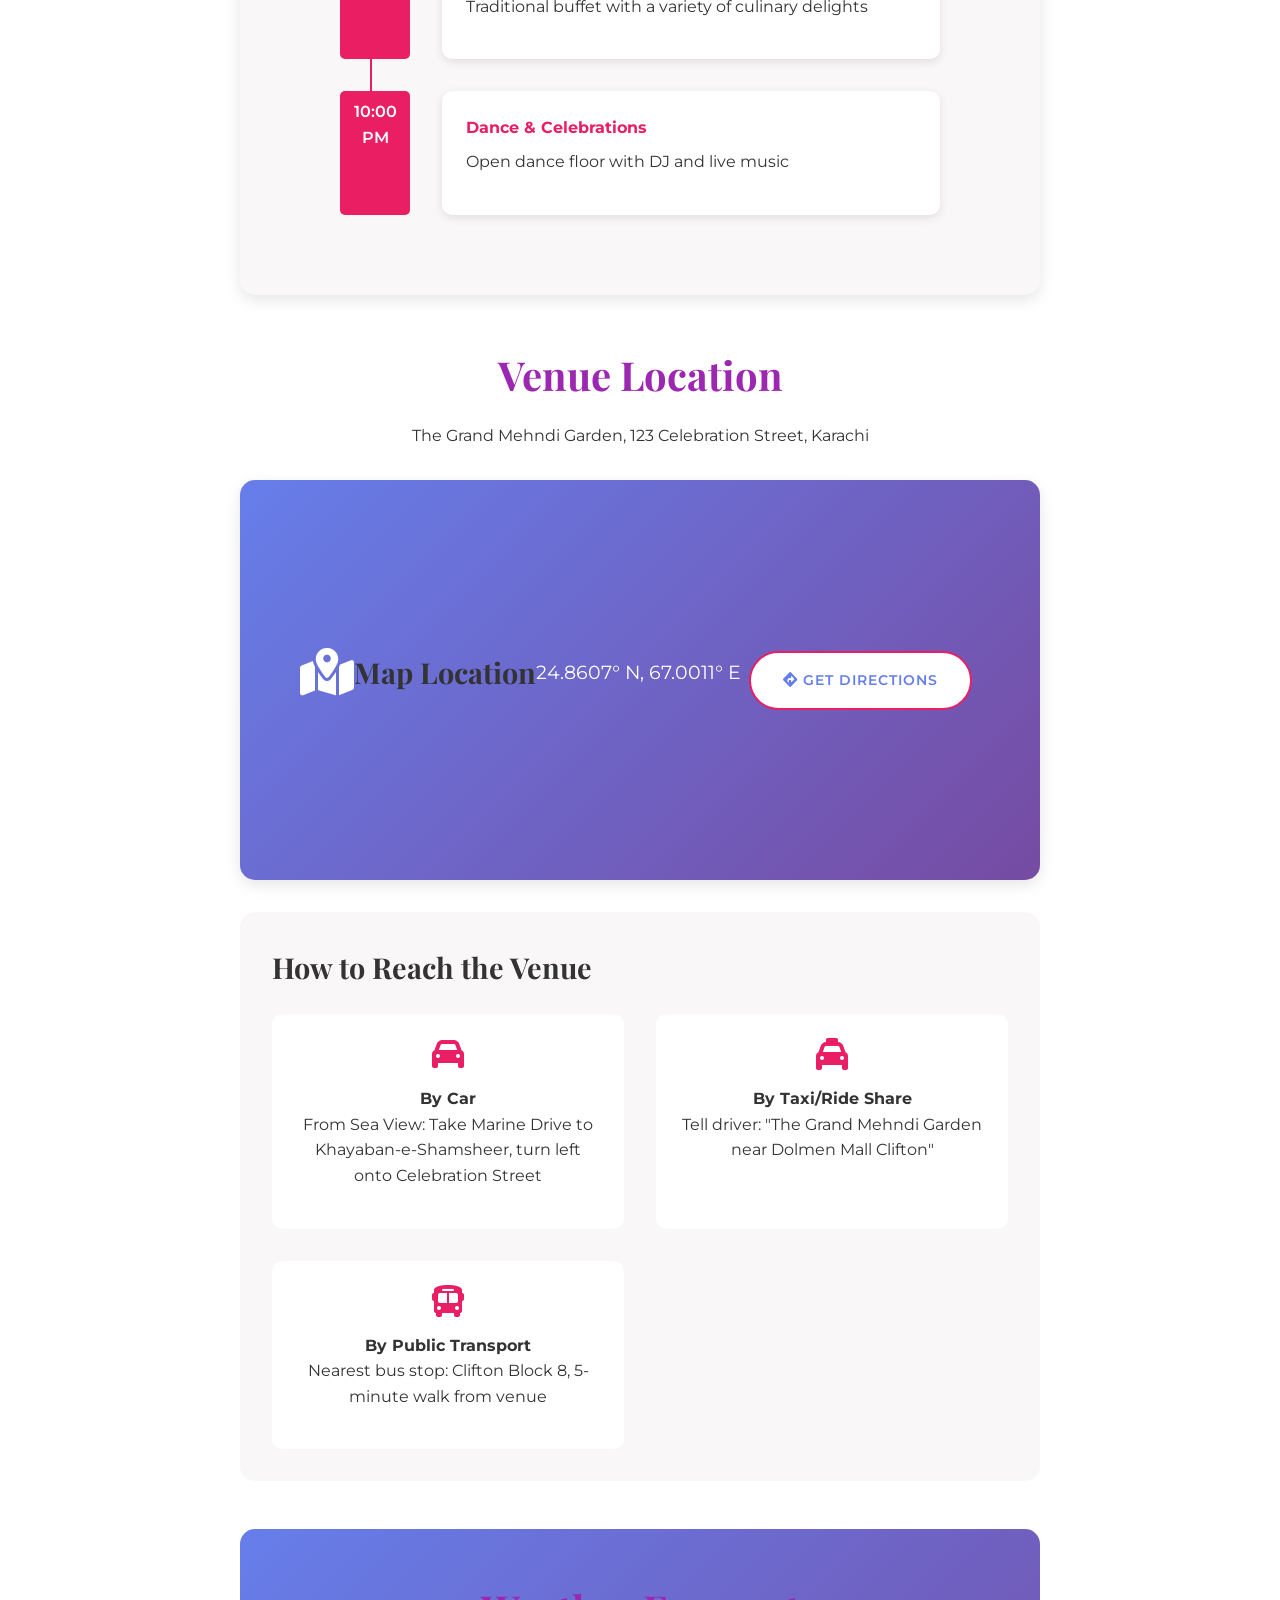
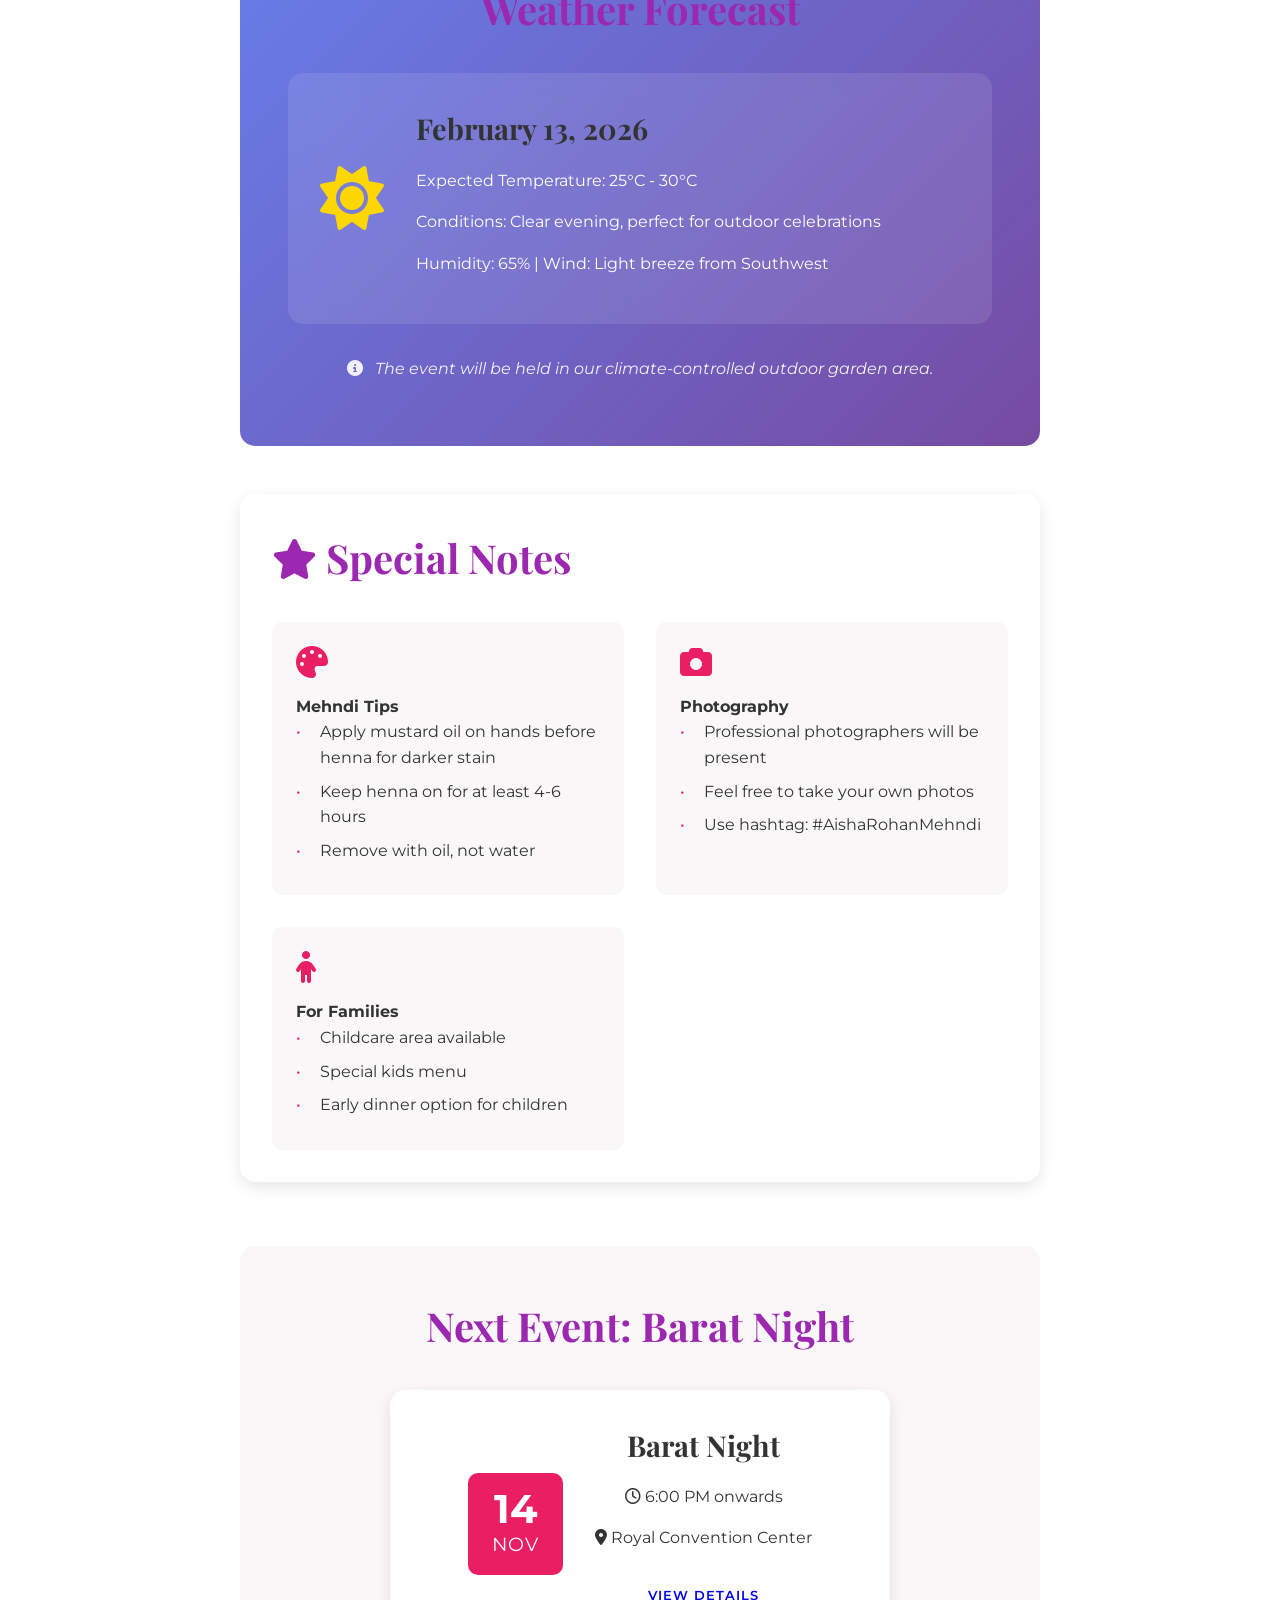
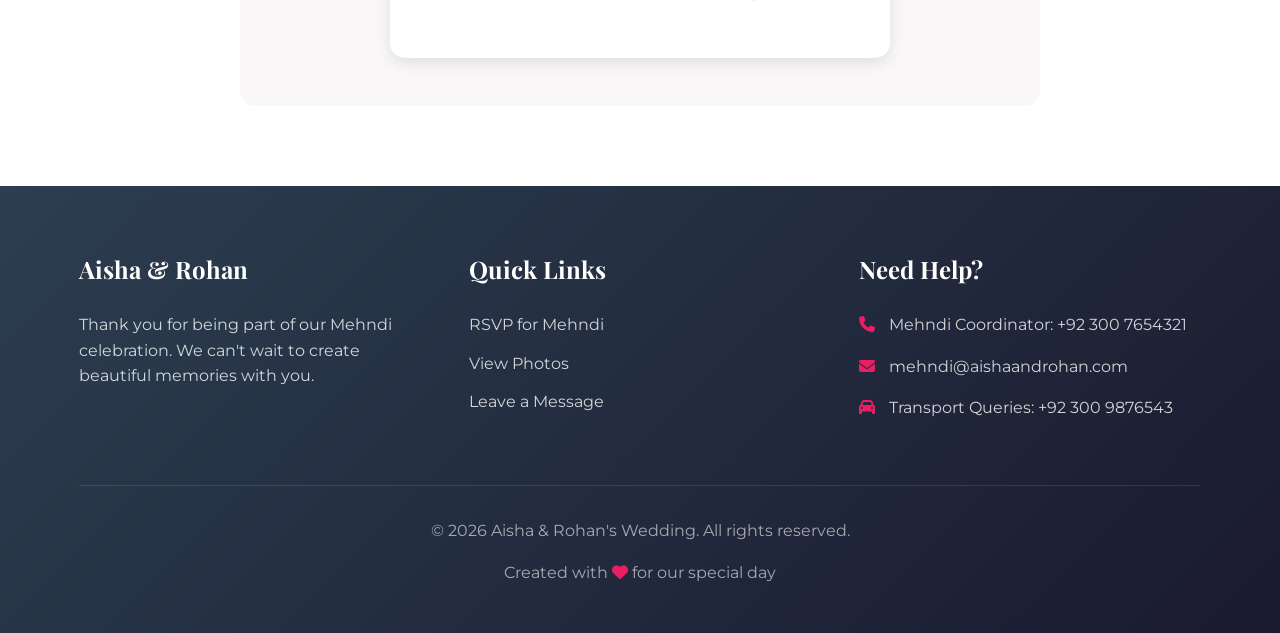
<file: pages/mehndi.html>
<!DOCTYPE html>
<html lang="en">

<head>
    <meta charset="UTF-8">
    <meta name="viewport" content="width=device-width, initial-scale=1.0">
    <title>Mehndi Night - Aisha & Rohan's Wedding</title>
    <link rel="stylesheet" href="../style.css">
    <link rel="stylesheet" href="https://cdnjs.cloudflare.com/ajax/libs/font-awesome/6.4.0/css/all.min.css">
    <link
        href="https://fonts.googleapis.com/css2?family=Playfair+Display:wght@400;700&family=Montserrat:wght@300;400;500;600&family=Dancing+Script:wght@700&display=swap"
        rel="stylesheet">
    <link rel="stylesheet" href="https://cdnjs.cloudflare.com/ajax/libs/font-awesome/6.4.0/css/all.min.css">
</head>

<body>
    <!-- Navigation -->
    <nav class="navbar">
        <div class="nav-container">
            <a href="../index.html" class="logo">Aisha & Rohan</a>
            <div class="nav-toggle" id="navToggle">
                <i class="fas fa-bars"></i>
            </div>
            <ul class="nav-menu" id="navMenu">
                <li><a href="../index.html"><i class="fas fa-home"></i> Home</a></li>
                <li><a href="love-story.html"><i class="fas fa-heart"></i> Love Story</a></li>
                <li><a href="mehndi.html" class="active"><i class="fas fa-paint-brush"></i> Mehndi</a></li>
                <li><a href="barat.html"><i class="fas fa-gem"></i> Barat</a></li>
                <li><a href="walima.html"><i class="fas fa-utensils"></i> Walima</a></li>
                <li><a href="rsvp.html"><i class="fas fa-envelope"></i> RSVP</a></li>
                <li><a href="gallery.html"><i class="fas fa-images"></i> Gallery</a></li>
                <li><a href="guestbook.html"><i class="fas fa-book"></i> Guestbook</a></li>
                <li><a href="live.html"><i class="fas fa-video"></i> Live</a></li>
            </ul>
        </div>
    </nav>

    <!-- Page Header -->
    <section class="page-header"
        style="background: linear-gradient(rgba(156, 39, 176, 0.8), rgba(156, 39, 176, 0.8)), 
                url('https://images.unsplash.com/photo-1511795409834-ef04bbd61622?ixlib=rb-1.2.1&auto=format&fit=crop&w=1950&q=80');">
        <div class="container">
            <h1>Mehndi Night</h1>
            <p>A celebration of art, culture, and vibrant colors</p>
            <div class="event-date-banner">
                <p><i class="far fa-calendar"></i> February 13, 2026 | <i class="far fa-clock"></i> 7:00 PM onwards</p>
            </div>
        </div>
    </section>

    <!-- Event Details -->
    <section class="page-content">
        <div class="container">
            <div class="event-details">
                <div class="event-overview">
                    <div class="text-center" style="margin-bottom: 3rem;">
                        <h2>Join Us for an Evening of Henna & Harmony</h2>
                        <p class="section-subtitle">The Mehndi ceremony marks the beginning of our wedding festivities
                        </p>
                    </div>

                    <div class="event-highlights">
                        <div class="highlight-card">
                            <div class="highlight-icon">
                                <i class="fas fa-hands"></i>
                            </div>
                            <h3>Traditional Mehndi</h3>
                            <p>Intricate henna designs by professional artists</p>
                        </div>

                        <div class="highlight-card">
                            <div class="highlight-icon">
                                <i class="fas fa-music"></i>
                            </div>
                            <h3>Music & Dance</h3>
                            <p>Traditional dhol and contemporary music performances</p>
                        </div>

                        <div class="highlight-card">
                            <div class="highlight-icon">
                                <i class="fas fa-utensils"></i>
                            </div>
                            <h3>Traditional Food</h3>
                            <p>Delicious appetizers and traditional delicacies</p>
                        </div>
                    </div>
                </div>

                <!-- Event Information -->
                <div class="event-info">
                    <h2 class="text-center" style="margin-bottom: 2rem;">Event Details</h2>

                    <div class="info-item">
                        <i class="fas fa-calendar-alt"></i>
                        <div>
                            <h4>Date</h4>
                            <p>Wednesday, February 13, 2026</p>
                        </div>
                    </div>

                    <div class="info-item">
                        <i class="far fa-clock"></i>
                        <div>
                            <h4>Time</h4>
                            <p>7:00 PM onwards</p>
                            <small>Mehndi application begins at 7:30 PM</small>
                        </div>
                    </div>

                    <div class="info-item">
                        <i class="fas fa-map-marker-alt"></i>
                        <div>
                            <h4>Venue</h4>
                            <p><strong>The Grand Mehndi Garden</strong></p>
                            <p>123 Celebration Street, Karachi, Pakistan</p>
                            <p>Phone: +92 21 1234 5678</p>
                        </div>
                    </div>

                    <div class="info-item">
                        <i class="fas fa-tshirt"></i>
                        <div>
                            <h4>Dress Code</h4>
                            <p><strong>Traditional & Colorful</strong></p>
                            <p>We encourage guests to wear traditional attire in vibrant colors. Yellow, orange, and
                                green are particularly welcome!</p>
                        </div>
                    </div>

                    <div class="info-item">
                        <i class="fas fa-gift"></i>
                        <div>
                            <h4>Gift Suggestions</h4>
                            <p>While your presence is the greatest gift, if you wish to bring something, consider:</p>
                            <ul>
                                <li>Traditional jewelry or accessories</li>
                                <li>Decorative items for the home</li>
                                <li>Personalized keepsakes</li>
                            </ul>
                        </div>
                    </div>

                    <div class="info-item">
                        <i class="fas fa-car"></i>
                        <div>
                            <h4>Parking Information</h4>
                            <p>Ample parking available at the venue. Valet service will be provided.</p>
                        </div>
                    </div>
                </div>

                <!-- Schedule -->
                <div class="schedule-container">
                    <h2 class="text-center">Evening Schedule</h2>
                    <div class="schedule-timeline">
                        <div class="schedule-item">
                            <div class="schedule-time">7:00 PM</div>
                            <div class="schedule-content">
                                <h4>Guests Arrival & Welcome</h4>
                                <p>Welcome drinks and traditional refreshments</p>
                            </div>
                        </div>

                        <div class="schedule-item">
                            <div class="schedule-time">7:30 PM</div>
                            <div class="schedule-content">
                                <h4>Mehndi Application Begins</h4>
                                <p>Professional henna artists start applying intricate designs</p>
                            </div>
                        </div>

                        <div class="schedule-item">
                            <div class="schedule-time">8:30 PM</div>
                            <div class="schedule-content">
                                <h4>Cultural Performances</h4>
                                <p>Traditional dance and music performances</p>
                            </div>
                        </div>

                        <div class="schedule-item">
                            <div class="schedule-time">9:00 PM</div>
                            <div class="schedule-content">
                                <h4>Dinner is Served</h4>
                                <p>Traditional buffet with a variety of culinary delights</p>
                            </div>
                        </div>

                        <div class="schedule-item">
                            <div class="schedule-time">10:00 PM</div>
                            <div class="schedule-content">
                                <h4>Dance & Celebrations</h4>
                                <p>Open dance floor with DJ and live music</p>
                            </div>
                        </div>
                    </div>
                </div>

                <!-- Map Section -->
                <div class="map-section">
                    <h2 class="text-center">Venue Location</h2>
                    <p class="text-center" style="margin-bottom: 2rem;">The Grand Mehndi Garden, 123 Celebration Street,
                        Karachi</p>

                    <div class="map-container">
                        <div class="map-placeholder">
                            <i class="fas fa-map-marked-alt" style="font-size: 3rem; margin-bottom: 1rem;"></i>
                            <h3>Map Location</h3>
                            <p>24.8607° N, 67.0011° E</p>
                            <p style="margin-top: 1rem;">
                                <a href="https://maps.google.com/?q=The+Grand+Mehndi+Garden,Karachi" target="_blank"
                                    class="btn-primary" style="background: white; color: #667eea;">
                                    <i class="fas fa-directions"></i> Get Directions
                                </a>
                            </p>
                        </div>
                    </div>

                    <div class="venue-instructions">
                        <h3>How to Reach the Venue</h3>
                        <div class="transport-options">
                            <div class="transport-option">
                                <i class="fas fa-car"></i>
                                <h4>By Car</h4>
                                <p>From Sea View: Take Marine Drive to Khayaban-e-Shamsheer, turn left onto Celebration
                                    Street</p>
                            </div>

                            <div class="transport-option">
                                <i class="fas fa-taxi"></i>
                                <h4>By Taxi/Ride Share</h4>
                                <p>Tell driver: "The Grand Mehndi Garden near Dolmen Mall Clifton"</p>
                            </div>

                            <div class="transport-option">
                                <i class="fas fa-bus"></i>
                                <h4>By Public Transport</h4>
                                <p>Nearest bus stop: Clifton Block 8, 5-minute walk from venue</p>
                            </div>
                        </div>
                    </div>
                </div>

                <!-- Weather Information -->
                <div class="weather-info">
                    <h2 class="text-center">Weather Forecast</h2>
                    <div class="weather-card">
                        <div class="weather-icon">
                            <i class="fas fa-sun"></i>
                        </div>
                        <div class="weather-details">
                            <h3>February 13, 2026</h3>
                            <p>Expected Temperature: 25°C - 30°C</p>
                            <p>Conditions: Clear evening, perfect for outdoor celebrations</p>
                            <p>Humidity: 65% | Wind: Light breeze from Southwest</p>
                        </div>
                    </div>
                    <p class="weather-note"><i class="fas fa-info-circle"></i> The event will be held in our
                        climate-controlled outdoor garden area.</p>
                </div>

                <!-- Special Instructions -->
                <div class="special-instructions">
                    <h2><i class="fas fa-star"></i> Special Notes</h2>
                    <div class="instructions-grid">
                        <div class="instruction-item">
                            <i class="fas fa-palette"></i>
                            <h4>Mehndi Tips</h4>
                            <ul>
                                <li>Apply mustard oil on hands before henna for darker stain</li>
                                <li>Keep henna on for at least 4-6 hours</li>
                                <li>Remove with oil, not water</li>
                            </ul>
                        </div>

                        <div class="instruction-item">
                            <i class="fas fa-camera"></i>
                            <h4>Photography</h4>
                            <ul>
                                <li>Professional photographers will be present</li>
                                <li>Feel free to take your own photos</li>
                                <li>Use hashtag: #AishaRohanMehndi</li>
                            </ul>
                        </div>

                        <div class="instruction-item">
                            <i class="fas fa-child"></i>
                            <h4>For Families</h4>
                            <ul>
                                <li>Childcare area available</li>
                                <li>Special kids menu</li>
                                <li>Early dinner option for children</li>
                            </ul>
                        </div>
                    </div>
                </div>

                <!-- Next Event -->
                <div class="next-event">
                    <h2 class="text-center">Next Event: Barat Night</h2>
                    <div class="next-event-card">
                        <div class="next-event-date">
                            <span class="date-day">14</span>
                            <span class="date-month">NOV</span>
                        </div>
                        <div class="next-event-details">
                            <h3>Barat Night</h3>
                            <p><i class="far fa-clock"></i> 6:00 PM onwards</p>
                            <p><i class="fas fa-map-marker-alt"></i> Royal Convention Center</p>
                            <a href="barat.html" class="btn-small">View Details</a>
                        </div>
                    </div>
                </div>
            </div>
        </div>
    </section>

    <!-- Footer -->
    <footer class="footer">
        <div class="container">
            <div class="footer-content">
                <div class="footer-section">
                    <h3>Aisha & Rohan</h3>
                    <p>Thank you for being part of our Mehndi celebration. We can't wait to create beautiful memories
                        with you.</p>
                </div>

                <div class="footer-section">
                    <h3>Quick Links</h3>
                    <ul>
                        <li><a href="rsvp.html">RSVP for Mehndi</a></li>
                        <li><a href="gallery.html">View Photos</a></li>
                        <li><a href="guestbook.html">Leave a Message</a></li>
                    </ul>
                </div>

                <div class="footer-section">
                    <h3>Need Help?</h3>
                    <p><i class="fas fa-phone"></i> Mehndi Coordinator: +92 300 7654321</p>
                    <p><i class="fas fa-envelope"></i> mehndi@aishaandrohan.com</p>
                    <p><i class="fas fa-car"></i> Transport Queries: +92 300 9876543</p>
                </div>
            </div>

            <div class="footer-bottom">
                <p>&copy; 2026 Aisha & Rohan's Wedding. All rights reserved.</p>
                <p>Created with <i class="fas fa-heart" style="color: #e91e63;"></i> for our special day</p>
            </div>
        </div>
    </footer>

    <script src="../script.js"></script>

    <!-- Additional CSS for Mehndi Page -->
    <style>
        .active {
            color: var(--primary-color) !important;
            font-weight: 600 !important;
        }

        .event-date-banner {
            background: rgba(255, 255, 255, 0.2);
            backdrop-filter: blur(10px);
            padding: 1rem 2rem;
            border-radius: 50px;
            display: inline-block;
            margin-top: 1rem;
            border: 1px solid rgba(255, 255, 255, 0.3);
        }

        .event-date-banner p {
            margin: 0;
            font-size: 1.2rem;
        }

        .event-date-banner i {
            margin-right: 8px;
            color: var(--accent-color);
        }

        .event-overview {
            margin-bottom: 4rem;
        }

        .event-highlights {
            display: grid;
            grid-template-columns: repeat(auto-fit, minmax(250px, 1fr));
            gap: 2rem;
            margin-top: 3rem;
        }

        .highlight-card {
            text-align: center;
            padding: 2rem;
            background: var(--white);
            border-radius: 15px;
            box-shadow: var(--shadow);
            transition: var(--transition);
        }

        .highlight-card:hover {
            transform: translateY(-10px);
            box-shadow: 0 15px 30px rgba(0, 0, 0, 0.15);
        }

        .highlight-icon {
            width: 70px;
            height: 70px;
            background: linear-gradient(135deg, var(--secondary-color), var(--primary-color));
            border-radius: 50%;
            display: flex;
            align-items: center;
            justify-content: center;
            margin: 0 auto 1.5rem;
            font-size: 1.8rem;
            color: var(--white);
        }

        .schedule-container {
            background: var(--light-bg);
            padding: 3rem;
            border-radius: 15px;
            margin: 3rem 0;
            box-shadow: var(--shadow);
        }

        .schedule-timeline {
            position: relative;
            max-width: 600px;
            margin: 2rem auto 0;
        }

        .schedule-timeline::before {
            content: '';
            position: absolute;
            left: 30px;
            top: 0;
            bottom: 0;
            width: 2px;
            background: var(--primary-color);
        }

        .schedule-item {
            display: flex;
            margin-bottom: 2rem;
            position: relative;
        }

        .schedule-time {
            width: 70px;
            padding: 0.5rem;
            background: var(--primary-color);
            color: white;
            border-radius: 5px;
            text-align: center;
            font-weight: 600;
            margin-right: 2rem;
            position: relative;
            z-index: 1;
        }

        .schedule-content {
            flex: 1;
            background: var(--white);
            padding: 1.5rem;
            border-radius: 10px;
            box-shadow: 0 3px 10px rgba(0, 0, 0, 0.1);
        }

        .schedule-content h4 {
            color: var(--primary-color);
            margin-bottom: 0.5rem;
        }

        .venue-instructions {
            background: var(--light-bg);
            padding: 2rem;
            border-radius: 15px;
            margin-top: 2rem;
        }

        .transport-options {
            display: grid;
            grid-template-columns: repeat(auto-fit, minmax(250px, 1fr));
            gap: 2rem;
            margin-top: 1.5rem;
        }

        .transport-option {
            text-align: center;
            padding: 1.5rem;
            background: var(--white);
            border-radius: 10px;
        }

        .transport-option i {
            font-size: 2rem;
            color: var(--primary-color);
            margin-bottom: 1rem;
        }

        .weather-info {
            background: linear-gradient(135deg, #667eea 0%, #764ba2 100%);
            color: white;
            padding: 3rem;
            border-radius: 15px;
            margin: 3rem 0;
        }

        .weather-card {
            display: flex;
            align-items: center;
            background: rgba(255, 255, 255, 0.1);
            padding: 2rem;
            border-radius: 15px;
            margin: 2rem 0;
            backdrop-filter: blur(10px);
        }

        .weather-icon {
            font-size: 4rem;
            margin-right: 2rem;
            color: #FFD700;
        }

        .weather-note {
            text-align: center;
            font-style: italic;
            opacity: 0.9;
        }

        .weather-note i {
            margin-right: 8px;
        }

        .special-instructions {
            margin: 3rem 0;
            padding: 2rem;
            background: var(--white);
            border-radius: 15px;
            box-shadow: var(--shadow);
        }

        .instructions-grid {
            display: grid;
            grid-template-columns: repeat(auto-fit, minmax(300px, 1fr));
            gap: 2rem;
            margin-top: 2rem;
        }

        .instruction-item {
            padding: 1.5rem;
            background: var(--light-bg);
            border-radius: 10px;
        }

        .instruction-item i {
            font-size: 2rem;
            color: var(--primary-color);
            margin-bottom: 1rem;
        }

        .instruction-item ul {
            list-style: none;
            padding-left: 0;
        }

        .instruction-item li {
            margin-bottom: 0.5rem;
            padding-left: 1.5rem;
            position: relative;
        }

        .instruction-item li:before {
            content: '•';
            color: var(--primary-color);
            position: absolute;
            left: 0;
        }

        .next-event {
            text-align: center;
            margin-top: 4rem;
            padding: 3rem;
            background: var(--light-bg);
            border-radius: 15px;
        }

        .next-event-card {
            display: flex;
            align-items: center;
            justify-content: center;
            max-width: 500px;
            margin: 2rem auto 0;
            background: var(--white);
            padding: 2rem;
            border-radius: 15px;
            box-shadow: var(--shadow);
        }

        .next-event-date {
            background: var(--primary-color);
            color: white;
            padding: 1rem 1.5rem;
            border-radius: 10px;
            margin-right: 2rem;
            text-align: center;
        }

        .date-day {
            font-size: 2.5rem;
            font-weight: 700;
            display: block;
            line-height: 1;
        }

        .date-month {
            font-size: 1.2rem;
            text-transform: uppercase;
            letter-spacing: 1px;
        }

        @media (max-width: 768px) {
            .schedule-timeline::before {
                left: 25px;
            }

            .schedule-time {
                width: 60px;
                margin-right: 1rem;
                font-size: 0.9rem;
            }

            .weather-card {
                flex-direction: column;
                text-align: center;
            }

            .weather-icon {
                margin-right: 0;
                margin-bottom: 1rem;
            }

            .next-event-card {
                flex-direction: column;
                text-align: center;
            }

            .next-event-date {
                margin-right: 0;
                margin-bottom: 1rem;
            }
        }

        @media (max-width: 480px) {
            .event-date-banner {
                padding: 0.8rem 1.5rem;
            }

            .event-date-banner p {
                font-size: 1rem;
            }

            .highlight-card,
            .transport-option,
            .instruction-item {
                padding: 1rem;
            }
        }
    </style>
</body>

</html>
</file>
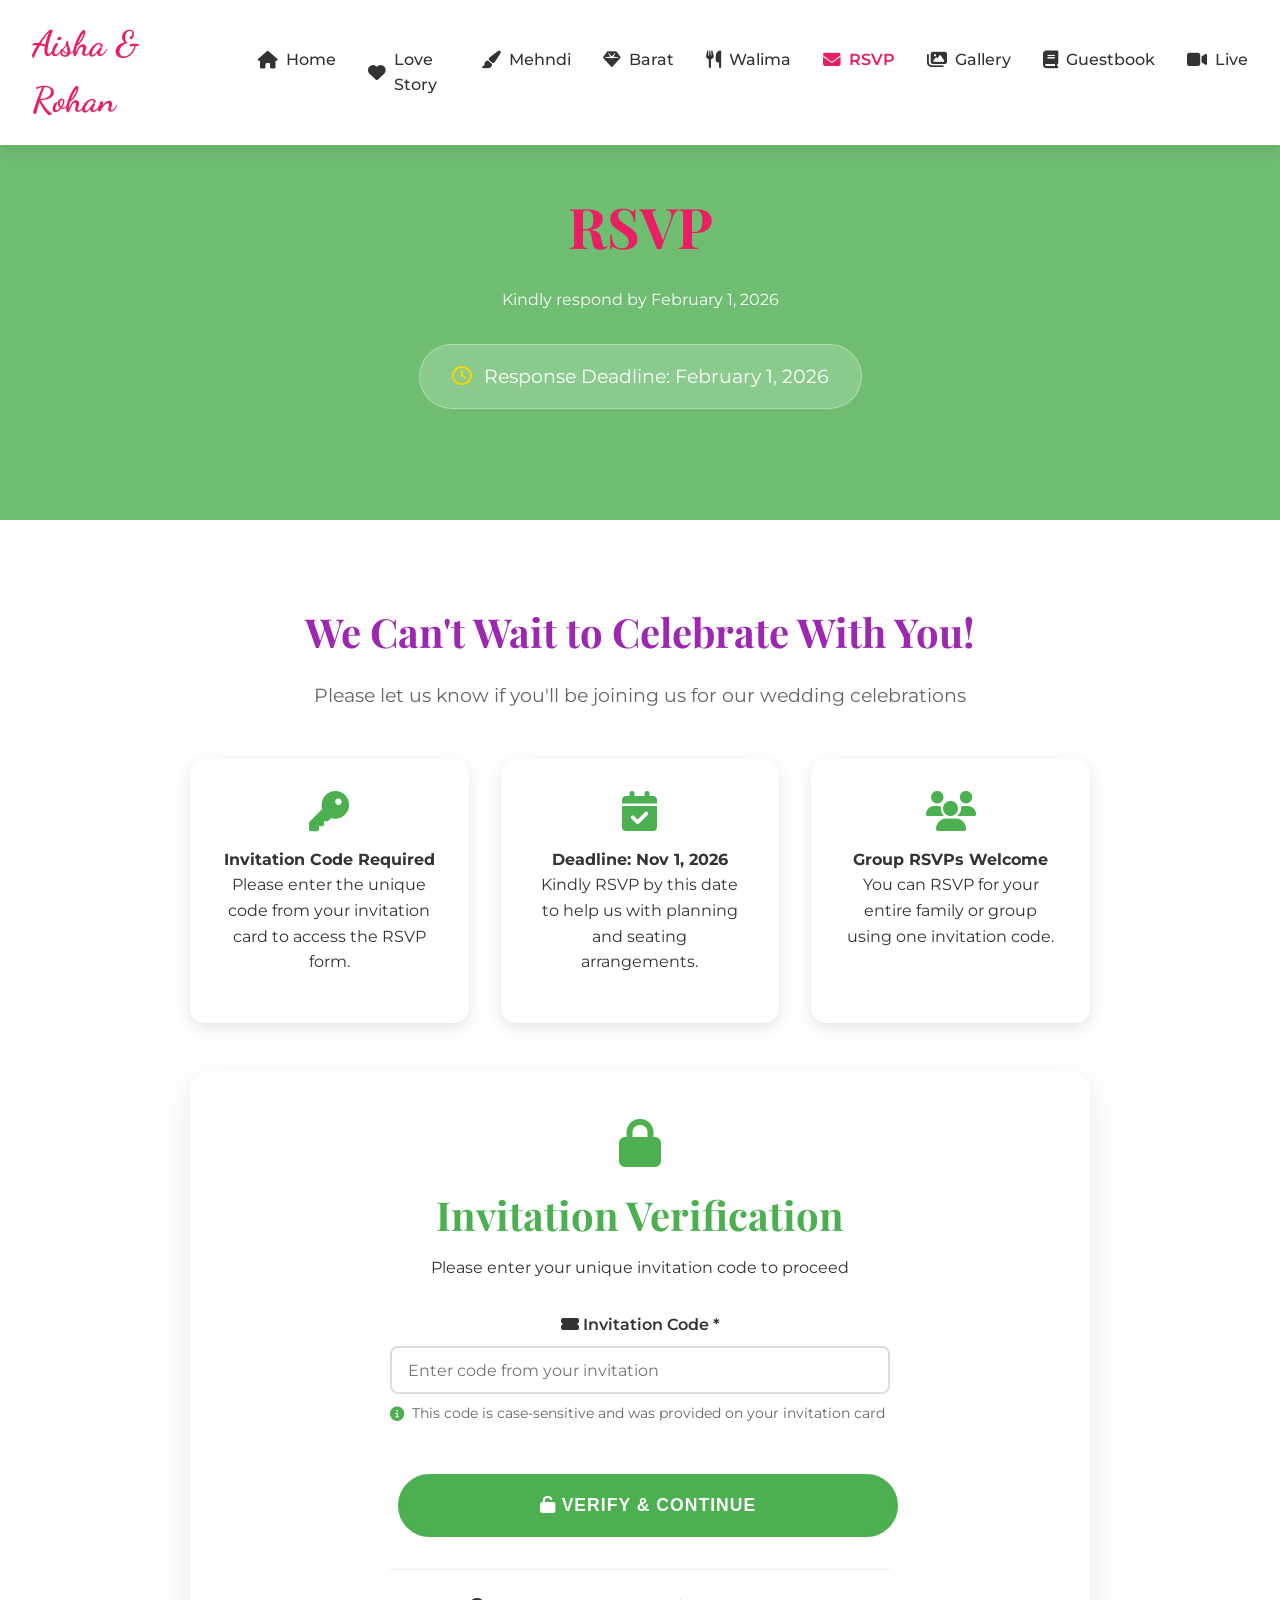
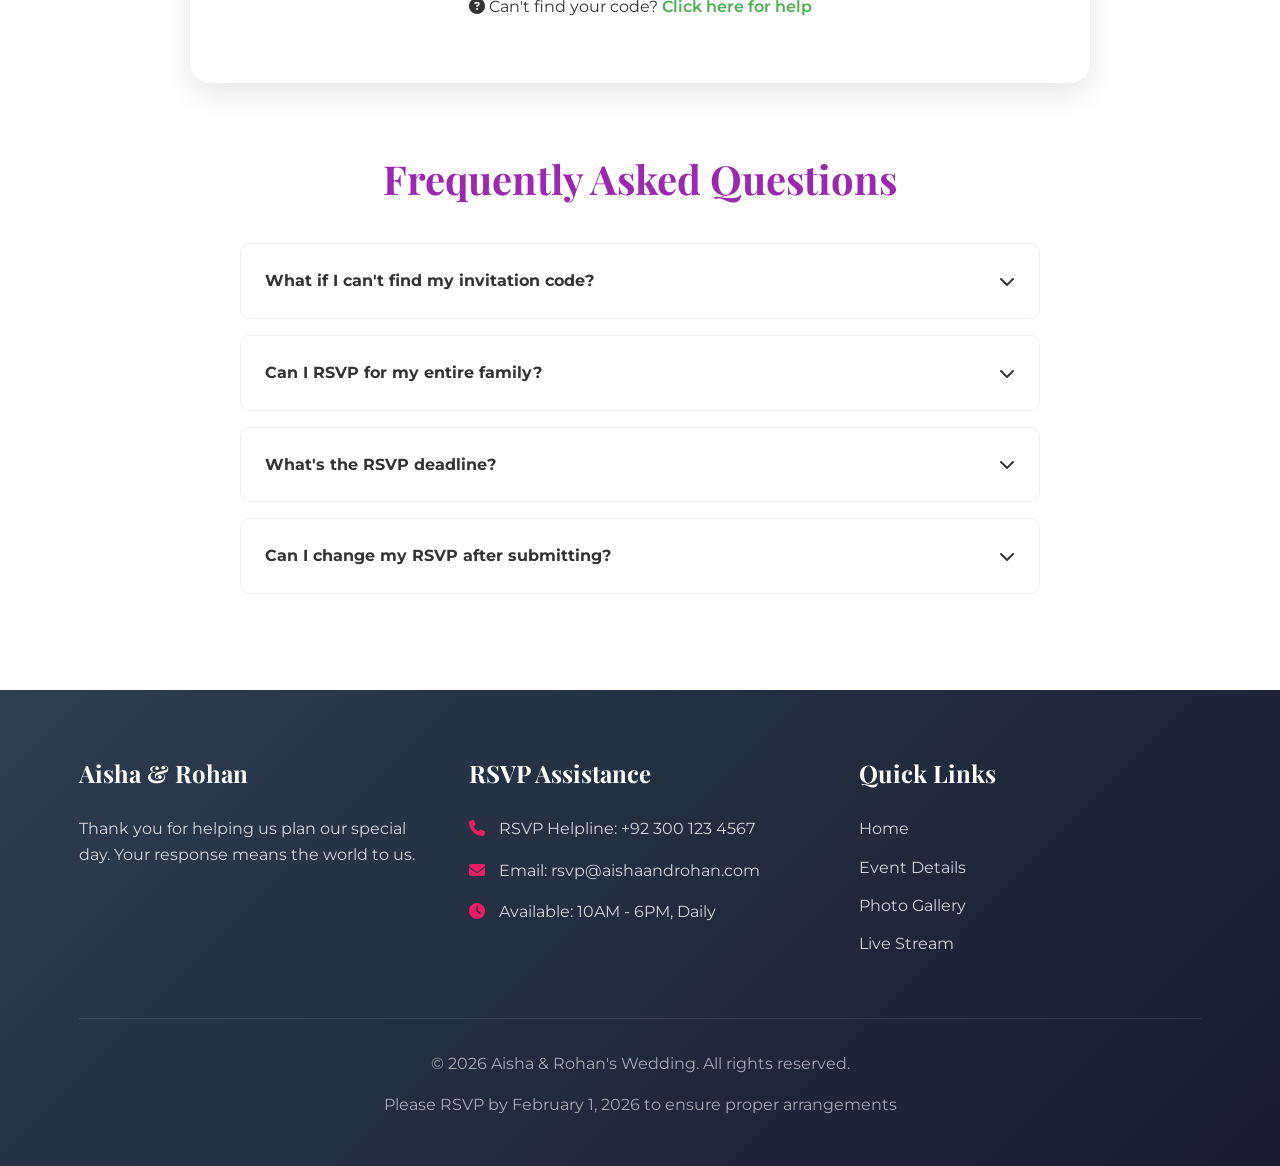
<file: pages/rsvp.html>
<!DOCTYPE html>
<html lang="en">

<head>
    <meta charset="UTF-8">
    <meta name="viewport" content="width=device-width, initial-scale=1.0">
    <title>RSVP - Aisha & Rohan's Wedding</title>
    <link rel="stylesheet" href="../style.css">
    <link rel="stylesheet" href="https://cdnjs.cloudflare.com/ajax/libs/font-awesome/6.4.0/css/all.min.css">
    <link
        href="https://fonts.googleapis.com/css2?family=Playfair+Display:wght@400;700&family=Montserrat:wght@300;400;500;600&family=Dancing+Script:wght@700&display=swap"
        rel="stylesheet">
</head>

<body>
    <!-- Navigation -->
    <nav class="navbar">
        <div class="nav-container">
            <a href="../index.html" class="logo">Aisha & Rohan</a>
            <div class="nav-toggle" id="navToggle">
                <i class="fas fa-bars"></i>
            </div>
            <ul class="nav-menu" id="navMenu">
                <li><a href="../index.html"><i class="fas fa-home"></i> Home</a></li>
                <li><a href="love-story.html"><i class="fas fa-heart"></i> Love Story</a></li>
                <li><a href="mehndi.html"><i class="fas fa-paint-brush"></i> Mehndi</a></li>
                <li><a href="barat.html"><i class="fas fa-gem"></i> Barat</a></li>
                <li><a href="walima.html"><i class="fas fa-utensils"></i> Walima</a></li>
                <li><a href="rsvp.html" class="active"><i class="fas fa-envelope"></i> RSVP</a></li>
                <li><a href="gallery.html"><i class="fas fa-images"></i> Gallery</a></li>
                <li><a href="guestbook.html"><i class="fas fa-book"></i> Guestbook</a></li>
                <li><a href="live.html"><i class="fas fa-video"></i> Live</a></li>
            </ul>
        </div>
    </nav>

    <!-- Page Header -->
    <section class="page-header"
        style="background: linear-gradient(rgba(76, 175, 80, 0.8), rgba(76, 175, 80, 0.8)), 
                url('https://images.unsplash.com/photo-1511988617509-a57c8a288659?ixlib=rb-1.2.1&auto=format&fit=crop&w=1950&q=80');">
        <div class="container">
            <h1>RSVP</h1>
            <p>Kindly respond by February 1, 2026</p>
            <div class="deadline-banner">
                <p><i class="far fa-clock"></i> Response Deadline: February 1, 2026</p>
            </div>
        </div>
    </section>

    <!-- RSVP Content -->
    <section class="page-content">
        <div class="container">
            <div class="rsvp-container">
                <!-- Introduction -->
                <div class="rsvp-intro">
                    <h2 class="text-center">We Can't Wait to Celebrate With You!</h2>
                    <p class="text-center section-subtitle">Please let us know if you'll be joining us for our wedding
                        celebrations</p>

                    <div class="important-notes">
                        <div class="note-card">
                            <i class="fas fa-key"></i>
                            <h4>Invitation Code Required</h4>
                            <p>Please enter the unique code from your invitation card to access the RSVP form.</p>
                        </div>
                        <div class="note-card">
                            <i class="fas fa-calendar-check"></i>
                            <h4>Deadline: Nov 1, 2026</h4>
                            <p>Kindly RSVP by this date to help us with planning and seating arrangements.</p>
                        </div>
                        <div class="note-card">
                            <i class="fas fa-users"></i>
                            <h4>Group RSVPs Welcome</h4>
                            <p>You can RSVP for your entire family or group using one invitation code.</p>
                        </div>
                    </div>
                </div>

                <!-- Password Protection Section -->
                <div class="password-section" id="passwordSection">
                    <div class="password-container">
                        <div class="password-header">
                            <i class="fas fa-lock" style="font-size: 3rem; color: #4CAF50; margin-bottom: 1rem;"></i>
                            <h2>Invitation Verification</h2>
                            <p>Please enter your unique invitation code to proceed</p>
                        </div>

                        <div class="password-form">
                            <div class="form-group">
                                <label for="invitationCode"><i class="fas fa-ticket-alt"></i> Invitation Code *</label>
                                <input type="password" id="invitationCode" placeholder="Enter code from your invitation"
                                    required>
                                <div class="input-hint">
                                    <i class="fas fa-info-circle"></i>
                                    <span>This code is case-sensitive and was provided on your invitation card</span>
                                </div>
                            </div>

                            <button id="verifyCode" class="btn-primary verify-btn">
                                <i class="fas fa-unlock"></i> Verify & Continue
                            </button>

                            <div class="code-help">
                                <p><i class="fas fa-question-circle"></i> Can't find your code? <a href="#"
                                        id="helpLink">Click here for help</a></p>
                            </div>
                        </div>

                        <div class="demo-codes" style="display: none;">
                            <h4><i class="fas fa-lightbulb"></i> Demo Codes (For Testing)</h4>
                            <p>Try these codes to test the RSVP form:</p>
                            <div class="demo-code-list">
                                <code>WED2026</code>
                                <code>AISHA123</code>
                                <code>ROHAN456</code>
                                <code>LOVE789</code>
                                <code>FAMILY2026</code>
                            </div>
                        </div>
                    </div>
                </div>

                <!-- RSVP Form (Initially Hidden) -->
                <div class="rsvp-form-section" id="rsvpFormSection" style="display: none;">
                    <div class="rsvp-form-container">
                        <div class="form-header">
                            <h2><i class="fas fa-edit"></i> Wedding RSVP Form</h2>
                            <p>Please fill in your details below</p>
                        </div>

                        <form id="rsvpForm">
                            <!-- Primary Guest Information -->
                            <div class="form-section">
                                <h3><i class="fas fa-user"></i> Primary Guest Information</h3>

                                <div class="form-row">
                                    <div class="form-group">
                                        <label for="firstName">First Name *</label>
                                        <input type="text" id="firstName" required>
                                    </div>
                                    <div class="form-group">
                                        <label for="lastName">Last Name *</label>
                                        <input type="text" id="lastName" required>
                                    </div>
                                </div>

                                <div class="form-row">
                                    <div class="form-group">
                                        <label for="email">Email Address *</label>
                                        <input type="email" id="email" required>
                                    </div>
                                    <div class="form-group">
                                        <label for="phone">Phone Number *</label>
                                        <input type="tel" id="phone" required>
                                    </div>
                                </div>

                                <div class="form-group">
                                    <label for="address">Mailing Address</label>
                                    <textarea id="address" rows="2"
                                        placeholder="Street address, City, Postal Code"></textarea>
                                </div>
                            </div>

                            <!-- Attendance Status -->
                            <div class="form-section">
                                <h3><i class="fas fa-calendar-check"></i> Attendance</h3>

                                <div class="attendance-options">
                                    <div class="attendance-option">
                                        <input type="radio" id="attendingYes" name="attendance" value="yes" checked>
                                        <label for="attendingYes">
                                            <div class="option-content">
                                                <i class="fas fa-check-circle"></i>
                                                <div>
                                                    <h4>Joyfully Accept</h4>
                                                    <p>We will be attending the wedding celebrations</p>
                                                </div>
                                            </div>
                                        </label>
                                    </div>

                                    <div class="attendance-option">
                                        <input type="radio" id="attendingNo" name="attendance" value="no">
                                        <label for="attendingNo">
                                            <div class="option-content">
                                                <i class="fas fa-times-circle"></i>
                                                <div>
                                                    <h4>Regretfully Decline</h4>
                                                    <p>We will not be able to attend</p>
                                                </div>
                                            </div>
                                        </label>
                                    </div>
                                </div>

                                <div class="decline-reason" id="declineReason" style="display: none;">
                                    <div class="form-group">
                                        <label for="reason">If declining, please let us know why:</label>
                                        <select id="reason">
                                            <option value="">Select a reason</option>
                                            <option value="prior_commitment">Prior commitment</option>
                                            <option value="travel_constraints">Travel constraints</option>
                                            <option value="health_reasons">Health reasons</option>
                                            <option value="work_commitments">Work commitments</option>
                                            <option value="other">Other</option>
                                        </select>
                                    </div>
                                    <div class="form-group" id="otherReason" style="display: none;">
                                        <label for="otherReasonText">Please specify:</label>
                                        <input type="text" id="otherReasonText">
                                    </div>
                                </div>
                            </div>

                            <!-- Events Selection -->
                            <div class="form-section" id="eventsSection">
                                <h3><i class="fas fa-calendar-star"></i> Events You'll Attend</h3>
                                <p class="section-subtitle">Please select which events you'll be joining us for:</p>

                                <div class="events-grid">
                                    <div class="event-checkbox">
                                        <input type="checkbox" id="eventMehndi" name="events" value="mehndi" checked>
                                        <label for="eventMehndi">
                                            <div class="event-info">
                                                <h4>Mehndi Night</h4>
                                                <p class="event-date">Nov 13, 2026 | 7:00 PM</p>
                                                <p class="event-location">The Grand Mehndi Garden</p>
                                            </div>
                                            <div class="checkbox-indicator"></div>
                                        </label>
                                    </div>

                                    <div class="event-checkbox">
                                        <input type="checkbox" id="eventBarat" name="events" value="barat" checked>
                                        <label for="eventBarat">
                                            <div class="event-info">
                                                <h4>Barat Night</h4>
                                                <p class="event-date">Nov 14, 2026 | 6:00 PM</p>
                                                <p class="event-location">Royal Convention Center</p>
                                            </div>
                                            <div class="checkbox-indicator"></div>
                                        </label>
                                    </div>

                                    <div class="event-checkbox">
                                        <input type="checkbox" id="eventWalima" name="events" value="walima" checked>
                                        <label for="eventWalima">
                                            <div class="event-info">
                                                <h4>Walima Night</h4>
                                                <p class="event-date">Nov 15, 2026 | 8:00 PM</p>
                                                <p class="event-location">Pearl Continental Hotel</p>
                                            </div>
                                            <div class="checkbox-indicator"></div>
                                        </label>
                                    </div>
                                </div>
                            </div>

                            <!-- Guest Count -->
                            <div class="form-section" id="guestCountSection">
                                <h3><i class="fas fa-users"></i> Number of Guests</h3>

                                <div class="guest-counter">
                                    <div class="counter-controls">
                                        <button type="button" class="counter-btn" id="decreaseGuests">-</button>
                                        <input type="number" id="guestCount" name="guestCount" value="1" min="1"
                                            max="10" readonly>
                                        <button type="button" class="counter-btn" id="increaseGuests">+</button>
                                    </div>
                                    <div class="counter-label">
                                        <span id="guestLabel">1 Guest</span>
                                        <small>Maximum 10 guests per invitation</small>
                                    </div>
                                </div>

                                <!-- Additional Guests -->
                                <div class="additional-guests" id="additionalGuests">
                                    <h4>Additional Guest Information</h4>
                                    <div id="guestForms">
                                        <!-- Dynamic guest forms will be added here -->
                                    </div>
                                    <button type="button" id="addGuestBtn" class="btn-secondary">
                                        <i class="fas fa-user-plus"></i> Add Another Guest
                                    </button>
                                </div>
                            </div>

                            <!-- Dietary Preferences -->
                            <div class="form-section">
                                <h3><i class="fas fa-utensils"></i> Dietary Preferences</h3>

                                <div class="dietary-options">
                                    <div class="dietary-option">
                                        <input type="checkbox" id="dietVegetarian" name="dietary" value="vegetarian">
                                        <label for="dietVegetarian">Vegetarian</label>
                                    </div>
                                    <div class="dietary-option">
                                        <input type="checkbox" id="dietVegan" name="dietary" value="vegan">
                                        <label for="dietVegan">Vegan</label>
                                    </div>
                                    <div class="dietary-option">
                                        <input type="checkbox" id="dietGlutenFree" name="dietary" value="gluten_free">
                                        <label for="dietGlutenFree">Gluten-Free</label>
                                    </div>
                                    <div class="dietary-option">
                                        <input type="checkbox" id="dietHalal" name="dietary" value="halal" checked>
                                        <label for="dietHalal">Halal Only</label>
                                    </div>
                                    <div class="dietary-option">
                                        <input type="checkbox" id="dietNoRestrictions" name="dietary" value="none"
                                            checked>
                                        <label for="dietNoRestrictions">No Restrictions</label>
                                    </div>
                                </div>

                                <div class="form-group">
                                    <label for="dietaryNotes">Additional Dietary Notes</label>
                                    <textarea id="dietaryNotes" rows="3"
                                        placeholder="Please specify any allergies or special dietary requirements..."></textarea>
                                </div>
                            </div>

                            <!-- Song Requests -->
                            <div class="form-section">
                                <h3><i class="fas fa-music"></i> Song Requests</h3>
                                <div class="form-group">
                                    <label for="songRequest">Help us create the perfect playlist! Any song
                                        suggestions?</label>
                                    <input type="text" id="songRequest" placeholder="Enter song title and artist">
                                </div>
                            </div>

                            <!-- Message to Couple -->
                            <div class="form-section">
                                <h3><i class="fas fa-heart"></i> Message to the Couple</h3>
                                <div class="form-group">
                                    <label for="message">Share a special message or memory (optional)</label>
                                    <textarea id="message" rows="4"
                                        placeholder="We'd love to hear from you..."></textarea>
                                </div>
                            </div>

                            <!-- Terms and Submission -->
                            <div class="form-section">
                                <div class="terms-agreement">
                                    <input type="checkbox" id="termsAgree" required>
                                    <label for="termsAgree">
                                        I confirm that the information provided is accurate and I understand that
                                        changes may not be possible after submission.
                                    </label>
                                </div>

                                <div class="form-submission">
                                    <button type="submit" class="btn-primary submit-btn">
                                        <i class="fas fa-paper-plane"></i> Submit RSVP
                                    </button>
                                    <button type="button" id="resetForm" class="btn-secondary">
                                        <i class="fas fa-redo"></i> Reset Form
                                    </button>
                                </div>
                            </div>
                        </form>
                    </div>
                </div>

                <!-- Success Message (Initially Hidden) -->
                <div class="success-message" id="successMessage" style="display: none;">
                    <div class="success-content">
                        <div class="success-icon">
                            <i class="fas fa-check-circle"></i>
                        </div>
                        <h2>Thank You for Your Response!</h2>
                        <p>Your RSVP has been successfully submitted. We're excited to celebrate with you!</p>

                        <div class="success-details">
                            <h4>Your RSVP Details:</h4>
                            <div class="details-grid" id="rsvpDetails">
                                <!-- Details will be populated here -->
                            </div>
                        </div>

                        <div class="success-actions">
                            <a href="../index.html" class="btn-primary">
                                <i class="fas fa-home"></i> Back to Home
                            </a>
                            <a href="gallery.html" class="btn-secondary">
                                <i class="fas fa-images"></i> View Gallery
                            </a>
                        </div>

                        <div class="contact-reminder">
                            <p><i class="fas fa-info-circle"></i> Need to make changes? Contact us at
                                <strong>rsvp@aishaandrohan.com</strong>
                            </p>
                        </div>
                    </div>
                </div>

                <!-- FAQ Section -->
                <div class="faq-section">
                    <h2 class="text-center">Frequently Asked Questions</h2>

                    <div class="faq-container">
                        <div class="faq-item">
                            <div class="faq-question">
                                <h4>What if I can't find my invitation code?</h4>
                                <i class="fas fa-chevron-down"></i>
                            </div>
                            <div class="faq-answer">
                                <p>Your invitation code is printed on your physical invitation card. If you can't find
                                    it, please contact our wedding coordinator at <strong>+92 300 123 4567</strong> or
                                    email <strong>help@aishaandrohan.com</strong>.</p>
                            </div>
                        </div>

                        <div class="faq-item">
                            <div class="faq-question">
                                <h4>Can I RSVP for my entire family?</h4>
                                <i class="fas fa-chevron-down"></i>
                            </div>
                            <div class="faq-answer">
                                <p>Yes! One invitation code can be used to RSVP for your entire family or group. Simply
                                    enter the number of guests when filling out the form.</p>
                            </div>
                        </div>

                        <div class="faq-item">
                            <div class="faq-question">
                                <h4>What's the RSVP deadline?</h4>
                                <i class="fas fa-chevron-down"></i>
                            </div>
                            <div class="faq-answer">
                                <p>Please RSVP by <strong>February 1, 2026</strong>. This helps us with final
                                    arrangements for seating, catering, and planning.</p>
                            </div>
                        </div>

                        <div class="faq-item">
                            <div class="faq-question">
                                <h4>Can I change my RSVP after submitting?</h4>
                                <i class="fas fa-chevron-down"></i>
                            </div>
                            <div class="faq-answer">
                                <p>Please contact us at <strong>rsvp@aishaandrohan.com</strong> if you need to make
                                    changes to your RSVP. We'll do our best to accommodate changes based on
                                    availability.</p>
                            </div>
                        </div>
                    </div>
                </div>
            </div>
        </div>
    </section>

    <!-- Footer -->
    <footer class="footer">
        <div class="container">
            <div class="footer-content">
                <div class="footer-section">
                    <h3>Aisha & Rohan</h3>
                    <p>Thank you for helping us plan our special day. Your response means the world to us.</p>
                </div>

                <div class="footer-section">
                    <h3>RSVP Assistance</h3>
                    <p><i class="fas fa-phone"></i> RSVP Helpline: +92 300 123 4567</p>
                    <p><i class="fas fa-envelope"></i> Email: rsvp@aishaandrohan.com</p>
                    <p><i class="fas fa-clock"></i> Available: 10AM - 6PM, Daily</p>
                </div>

                <div class="footer-section">
                    <h3>Quick Links</h3>
                    <ul>
                        <li><a href="../index.html">Home</a></li>
                        <li><a href="mehndi.html">Event Details</a></li>
                        <li><a href="gallery.html">Photo Gallery</a></li>
                        <li><a href="live.html">Live Stream</a></li>
                    </ul>
                </div>
            </div>

            <div class="footer-bottom">
                <p>&copy; 2026 Aisha & Rohan's Wedding. All rights reserved.</p>
                <p>Please RSVP by February 1, 2026 to ensure proper arrangements</p>
            </div>
        </div>
    </footer>

    <script src="../script.js"></script>

    <!-- RSVP Specific CSS -->
    <style>
        .active {
            color: var(--primary-color) !important;
            font-weight: 600 !important;
        }

        .deadline-banner {
            background: rgba(255, 255, 255, 0.2);
            backdrop-filter: blur(10px);
            padding: 1rem 2rem;
            border-radius: 50px;
            display: inline-block;
            margin-top: 1rem;
            border: 1px solid rgba(255, 255, 255, 0.3);
        }

        .deadline-banner p {
            margin: 0;
            font-size: 1.2rem;
        }

        .deadline-banner i {
            margin-right: 8px;
            color: #FFD700;
        }

        /* RSVP Container */
        .rsvp-container {
            max-width: 900px;
            margin: 0 auto;
        }

        /* Introduction */
        .rsvp-intro {
            text-align: center;
            margin-bottom: 3rem;
        }

        .important-notes {
            display: grid;
            grid-template-columns: repeat(auto-fit, minmax(250px, 1fr));
            gap: 2rem;
            margin-top: 3rem;
        }

        .note-card {
            background: var(--white);
            padding: 2rem;
            border-radius: 15px;
            box-shadow: var(--shadow);
            text-align: center;
            transition: var(--transition);
        }

        .note-card:hover {
            transform: translateY(-5px);
        }

        .note-card i {
            font-size: 2.5rem;
            color: #4CAF50;
            margin-bottom: 1rem;
        }

        /* Password Section */
        .password-section {
            background: var(--white);
            border-radius: 20px;
            padding: 3rem;
            margin-bottom: 3rem;
            box-shadow: 0 10px 30px rgba(0, 0, 0, 0.1);
        }

        .password-container {
            max-width: 500px;
            margin: 0 auto;
            text-align: center;
        }

        .password-header h2 {
            color: #4CAF50;
            margin-bottom: 0.5rem;
        }

        .password-form {
            margin-top: 2rem;
        }

        .input-hint {
            display: flex;
            align-items: center;
            gap: 0.5rem;
            margin-top: 0.5rem;
            color: #666;
            font-size: 0.9rem;
        }

        .input-hint i {
            color: #4CAF50;
        }

        .verify-btn {
            width: 100%;
            padding: 1.2rem;
            font-size: 1.1rem;
            margin-top: 1.5rem;
            background: #4CAF50;
            border-color: #4CAF50;
        }

        .verify-btn:hover {
            background: #388E3C;
            border-color: #388E3C;
        }

        .code-help {
            margin-top: 1.5rem;
            padding-top: 1.5rem;
            border-top: 1px solid #eee;
        }

        .code-help a {
            color: #4CAF50;
            text-decoration: none;
            font-weight: 600;
        }

        .code-help a:hover {
            text-decoration: underline;
        }

        .demo-codes {
            background: #f5f5f5;
            padding: 1.5rem;
            border-radius: 10px;
            margin-top: 2rem;
            text-align: left;
        }

        .demo-code-list {
            display: flex;
            flex-wrap: wrap;
            gap: 0.5rem;
            margin-top: 1rem;
        }

        .demo-code-list code {
            background: var(--white);
            padding: 0.5rem 1rem;
            border-radius: 5px;
            font-family: monospace;
            border: 1px solid #ddd;
        }

        /* RSVP Form */
        .rsvp-form-section {
            animation: fadeIn 0.5s ease;
        }

        @keyframes fadeIn {
            from {
                opacity: 0;
                transform: translateY(20px);
            }

            to {
                opacity: 1;
                transform: translateY(0);
            }
        }

        .rsvp-form-container {
            background: var(--white);
            border-radius: 20px;
            padding: 3rem;
            box-shadow: 0 10px 30px rgba(0, 0, 0, 0.1);
        }

        .form-header {
            text-align: center;
            margin-bottom: 3rem;
        }

        .form-header h2 {
            color: #4CAF50;
            margin-bottom: 0.5rem;
        }

        .form-section {
            margin-bottom: 3rem;
            padding-bottom: 3rem;
            border-bottom: 1px solid #eee;
        }

        .form-section:last-child {
            border-bottom: none;
            margin-bottom: 0;
            padding-bottom: 0;
        }

        .form-section h3 {
            color: var(--text-color);
            margin-bottom: 1.5rem;
            display: flex;
            align-items: center;
            gap: 0.5rem;
        }

        .form-section h3 i {
            color: #4CAF50;
        }

        .form-row {
            display: grid;
            grid-template-columns: repeat(auto-fit, minmax(200px, 1fr));
            gap: 1.5rem;
        }

        /* Attendance Options */
        .attendance-options {
            display: grid;
            grid-template-columns: repeat(auto-fit, minmax(250px, 1fr));
            gap: 1rem;
        }

        .attendance-option {
            position: relative;
        }

        .attendance-option input[type="radio"] {
            display: none;
        }

        .attendance-option label {
            display: block;
            padding: 1.5rem;
            background: var(--light-bg);
            border: 2px solid #ddd;
            border-radius: 10px;
            cursor: pointer;
            transition: var(--transition);
        }

        .attendance-option input[type="radio"]:checked+label {
            border-color: #4CAF50;
            background: rgba(76, 175, 80, 0.1);
        }

        .option-content {
            display: flex;
            align-items: center;
            gap: 1rem;
        }

        .option-content i {
            font-size: 2rem;
        }

        .option-content i.fa-check-circle {
            color: #4CAF50;
        }

        .option-content i.fa-times-circle {
            color: #f44336;
        }

        .decline-reason {
            margin-top: 1.5rem;
            padding: 1.5rem;
            background: #f9f9f9;
            border-radius: 10px;
        }

        /* Events Grid */
        .events-grid {
            display: grid;
            grid-template-columns: repeat(auto-fit, minmax(250px, 1fr));
            gap: 1rem;
        }

        .event-checkbox {
            position: relative;
        }

        .event-checkbox input[type="checkbox"] {
            display: none;
        }

        .event-checkbox label {
            display: flex;
            justify-content: space-between;
            align-items: center;
            padding: 1.5rem;
            background: var(--light-bg);
            border: 2px solid #ddd;
            border-radius: 10px;
            cursor: pointer;
            transition: var(--transition);
        }

        .event-checkbox input[type="checkbox"]:checked+label {
            border-color: #4CAF50;
            background: rgba(76, 175, 80, 0.1);
        }

        .event-info h4 {
            color: var(--text-color);
            margin-bottom: 0.3rem;
        }

        .event-date,
        .event-location {
            font-size: 0.9rem;
            color: #666;
            margin: 0.2rem 0;
        }

        .checkbox-indicator {
            width: 20px;
            height: 20px;
            border: 2px solid #ddd;
            border-radius: 4px;
            transition: var(--transition);
        }

        .event-checkbox input[type="checkbox"]:checked+label .checkbox-indicator {
            background: #4CAF50;
            border-color: #4CAF50;
            position: relative;
        }

        .event-checkbox input[type="checkbox"]:checked+label .checkbox-indicator::after {
            content: '✓';
            color: white;
            position: absolute;
            top: 50%;
            left: 50%;
            transform: translate(-50%, -50%);
            font-size: 0.8rem;
        }

        /* Guest Counter */
        .guest-counter {
            display: flex;
            align-items: center;
            gap: 2rem;
            margin-bottom: 2rem;
        }

        .counter-controls {
            display: flex;
            align-items: center;
            gap: 0.5rem;
        }

        .counter-btn {
            width: 40px;
            height: 40px;
            background: var(--primary-color);
            color: white;
            border: none;
            border-radius: 50%;
            font-size: 1.2rem;
            cursor: pointer;
            transition: var(--transition);
        }

        .counter-btn:hover {
            background: var(--secondary-color);
        }

        #guestCount {
            width: 60px;
            text-align: center;
            font-size: 1.2rem;
            font-weight: 600;
            border: 2px solid #ddd;
            border-radius: 5px;
            padding: 0.5rem;
        }

        .counter-label {
            flex: 1;
        }

        #guestLabel {
            font-size: 1.2rem;
            font-weight: 600;
            color: var(--text-color);
        }

        .counter-label small {
            display: block;
            color: #666;
            margin-top: 0.3rem;
        }

        /* Additional Guests */
        .additional-guests {
            background: #f9f9f9;
            padding: 2rem;
            border-radius: 10px;
            margin-top: 2rem;
        }

        .guest-form {
            background: white;
            padding: 1.5rem;
            border-radius: 8px;
            margin-bottom: 1rem;
            box-shadow: 0 2px 5px rgba(0, 0, 0, 0.1);
        }

        .guest-form h5 {
            color: var(--primary-color);
            margin-bottom: 1rem;
        }

        .remove-guest {
            background: #f44336;
            color: white;
            border: none;
            padding: 0.5rem 1rem;
            border-radius: 5px;
            cursor: pointer;
            margin-top: 0.5rem;
        }

        /* Dietary Options */
        .dietary-options {
            display: grid;
            grid-template-columns: repeat(auto-fit, minmax(150px, 1fr));
            gap: 1rem;
            margin-bottom: 1.5rem;
        }

        .dietary-option {
            display: flex;
            align-items: center;
            gap: 0.5rem;
        }

        .dietary-option input[type="checkbox"] {
            margin: 0;
        }

        /* Terms Agreement */
        .terms-agreement {
            display: flex;
            align-items: flex-start;
            gap: 1rem;
            margin-bottom: 2rem;
            padding: 1.5rem;
            background: #f9f9f9;
            border-radius: 10px;
        }

        .terms-agreement input[type="checkbox"] {
            margin-top: 0.3rem;
        }

        .form-submission {
            display: flex;
            gap: 1rem;
            justify-content: center;
        }

        .submit-btn {
            padding: 1rem 3rem;
            font-size: 1.1rem;
            background: #4CAF50;
            border-color: #4CAF50;
        }

        .submit-btn:hover {
            background: #388E3C;
            border-color: #388E3C;
        }

        /* Success Message */
        .success-message {
            background: var(--white);
            border-radius: 20px;
            padding: 4rem;
            text-align: center;
            box-shadow: 0 10px 30px rgba(0, 0, 0, 0.1);
            margin-bottom: 3rem;
        }

        .success-content {
            max-width: 600px;
            margin: 0 auto;
        }

        .success-icon {
            font-size: 4rem;
            color: #4CAF50;
            margin-bottom: 2rem;
        }

        .success-details {
            background: #f9f9f9;
            padding: 2rem;
            border-radius: 10px;
            margin: 2rem 0;
            text-align: left;
        }

        .details-grid {
            display: grid;
            grid-template-columns: repeat(auto-fit, minmax(200px, 1fr));
            gap: 1rem;
            margin-top: 1rem;
        }

        .detail-item {
            padding: 1rem;
            background: white;
            border-radius: 8px;
            box-shadow: 0 2px 5px rgba(0, 0, 0, 0.1);
        }

        .detail-item h5 {
            color: var(--primary-color);
            margin-bottom: 0.5rem;
        }

        .success-actions {
            display: flex;
            gap: 1rem;
            justify-content: center;
            margin: 2rem 0;
        }

        .contact-reminder {
            margin-top: 2rem;
            padding-top: 2rem;
            border-top: 1px solid #eee;
            color: #666;
        }

        /* FAQ Section */
        .faq-section {
            margin-top: 4rem;
        }

        .faq-container {
            max-width: 800px;
            margin: 2rem auto 0;
        }

        .faq-item {
            border: 1px solid #eee;
            border-radius: 10px;
            margin-bottom: 1rem;
            overflow: hidden;
        }

        .faq-question {
            padding: 1.5rem;
            display: flex;
            justify-content: space-between;
            align-items: center;
            cursor: pointer;
            background: var(--white);
        }

        .faq-question h4 {
            margin: 0;
            color: var(--text-color);
        }

        .faq-question i {
            transition: transform 0.3s ease;
        }

        .faq-item.active .faq-question i {
            transform: rotate(180deg);
        }

        .faq-answer {
            padding: 0 1.5rem;
            max-height: 0;
            overflow: hidden;
            transition: max-height 0.3s ease;
            background: var(--light-bg);
        }

        .faq-item.active .faq-answer {
            padding: 1.5rem;
            max-height: 500px;
        }

        /* Responsive Design */
        @media (max-width: 768px) {

            .rsvp-form-container,
            .password-section,
            .success-message {
                padding: 2rem;
            }

            .form-section {
                padding-bottom: 2rem;
                margin-bottom: 2rem;
            }

            .form-row {
                grid-template-columns: 1fr;
                gap: 1rem;
            }

            .attendance-options,
            .events-grid {
                grid-template-columns: 1fr;
            }

            .guest-counter {
                flex-direction: column;
                align-items: stretch;
                gap: 1rem;
            }

            .counter-controls {
                justify-content: center;
            }

            .form-submission,
            .success-actions {
                flex-direction: column;
            }

            .dietary-options {
                grid-template-columns: repeat(2, 1fr);
            }

            .important-notes {
                grid-template-columns: 1fr;
            }
        }

        @media (max-width: 480px) {

            .rsvp-form-container,
            .password-section,
            .success-message {
                padding: 1.5rem;
            }

            .dietary-options {
                grid-template-columns: 1fr;
            }

            .deadline-banner {
                padding: 0.8rem 1.5rem;
            }

            .deadline-banner p {
                font-size: 1rem;
            }
        }
    </style>

    <!-- RSVP Specific JavaScript -->
    <script>
        document.addEventListener('DOMContentLoaded', function () {
            // Demo codes toggle
            const helpLink = document.getElementById('helpLink');
            const demoCodes = document.querySelector('.demo-codes');

            if (helpLink) {
                helpLink.addEventListener('click', function (e) {
                    e.preventDefault();
                    demoCodes.style.display = demoCodes.style.display === 'none' ? 'block' : 'none';
                });
            }

            // Password verification
            const verifyCodeBtn = document.getElementById('verifyCode');
            const passwordSection = document.getElementById('passwordSection');
            const rsvpFormSection = document.getElementById('rsvpFormSection');
            const invitationCodeInput = document.getElementById('invitationCode');

            // Valid invitation codes
            const validCodes = [
                'WED2026',
                'AISHA123',
                'ROHAN456',
                'LOVE789',
                'FAMILY2026',
                'GUEST001',
                'GUEST002',
                'GUEST003'
            ];

            if (verifyCodeBtn) {
                verifyCodeBtn.addEventListener('click', function () {
                    const code = invitationCodeInput.value.trim();

                    if (!code) {
                        showAlert('Please enter your invitation code.', 'error');
                        return;
                    }

                    // Case-insensitive check
                    const normalizedCode = code.toUpperCase();

                    if (validCodes.includes(normalizedCode)) {
                        // Store the verified code for later use
                        sessionStorage.setItem('verifiedCode', normalizedCode);

                        // Hide password section, show RSVP form
                        passwordSection.style.display = 'none';
                        rsvpFormSection.style.display = 'block';

                        // Scroll to form
                        rsvpFormSection.scrollIntoView({ behavior: 'smooth' });

                        showAlert('Invitation verified successfully! Please fill out the RSVP form.', 'success');
                    } else {
                        showAlert('Invalid invitation code. Please check your invitation card and try again.', 'error');
                        invitationCodeInput.focus();
                    }
                });

                // Allow Enter key to verify code
                invitationCodeInput.addEventListener('keypress', function (e) {
                    if (e.key === 'Enter') {
                        verifyCodeBtn.click();
                    }
                });
            }

            // Check if already verified (in case of page refresh)
            if (sessionStorage.getItem('verifiedCode')) {
                passwordSection.style.display = 'none';
                rsvpFormSection.style.display = 'block';
            }

            // Attendance radio buttons
            const attendingYes = document.getElementById('attendingYes');
            const attendingNo = document.getElementById('attendingNo');
            const declineReason = document.getElementById('declineReason');
            const eventsSection = document.getElementById('eventsSection');
            const guestCountSection = document.getElementById('guestCountSection');

            if (attendingYes && attendingNo) {
                attendingYes.addEventListener('change', function () {
                    declineReason.style.display = 'none';
                    eventsSection.style.display = 'block';
                    guestCountSection.style.display = 'block';
                });

                attendingNo.addEventListener('change', function () {
                    declineReason.style.display = 'block';
                    eventsSection.style.display = 'none';
                    guestCountSection.style.display = 'none';
                });
            }

            // Decline reason selection
            const reasonSelect = document.getElementById('reason');
            const otherReason = document.getElementById('otherReason');
            const otherReasonText = document.getElementById('otherReasonText');

            if (reasonSelect) {
                reasonSelect.addEventListener('change', function () {
                    otherReason.style.display = this.value === 'other' ? 'block' : 'none';
                    if (otherReasonText) {
                        otherReasonText.required = this.value === 'other';
                    }
                });
            }

            // Guest counter
            const guestCountInput = document.getElementById('guestCount');
            const decreaseBtn = document.getElementById('decreaseGuests');
            const increaseBtn = document.getElementById('increaseGuests');
            const guestLabel = document.getElementById('guestLabel');
            const additionalGuests = document.getElementById('additionalGuests');
            const guestForms = document.getElementById('guestForms');
            const addGuestBtn = document.getElementById('addGuestBtn');

            let guestCount = 1;
            let additionalGuestsArray = [];

            function updateGuestCounter() {
                guestCountInput.value = guestCount;
                guestLabel.textContent = guestCount === 1 ? '1 Guest' : `${guestCount} Guests`;

                // Show/hide additional guests section
                if (guestCount > 1) {
                    additionalGuests.style.display = 'block';
                    updateGuestForms();
                } else {
                    additionalGuests.style.display = 'none';
                }
            }

            function updateGuestForms() {
                guestForms.innerHTML = '';

                // Create forms for additional guests (excluding primary guest)
                for (let i = 1; i < guestCount; i++) {
                    const guestForm = document.createElement('div');
                    guestForm.className = 'guest-form';
                    guestForm.innerHTML = `
                        <h5>Guest ${i + 1}</h5>
                        <div class="form-row">
                            <div class="form-group">
                                <label for="guest${i}_firstName">First Name *</label>
                                <input type="text" id="guest${i}_firstName" required>
                            </div>
                            <div class="form-group">
                                <label for="guest${i}_lastName">Last Name *</label>
                                <input type="text" id="guest${i}_lastName" required>
                            </div>
                        </div>
                        <div class="form-group">
                            <label for="guest${i}_relationship">Relationship to Primary Guest</label>
                            <select id="guest${i}_relationship">
                                <option value="">Select relationship</option>
                                <option value="spouse">Spouse</option>
                                <option value="child">Child</option>
                                <option value="parent">Parent</option>
                                <option value="sibling">Sibling</option>
                                <option value="friend">Friend</option>
                                <option value="other">Other</option>
                            </select>
                        </div>
                        ${i > 1 ? `<button type="button" class="remove-guest" data-index="${i}">Remove Guest</button>` : ''}
                    `;
                    guestForms.appendChild(guestForm);
                }

                // Add event listeners to remove buttons
                document.querySelectorAll('.remove-guest').forEach(btn => {
                    btn.addEventListener('click', function () {
                        const index = parseInt(this.getAttribute('data-index'));
                        if (guestCount > 1) {
                            guestCount--;
                            updateGuestCounter();
                        }
                    });
                });
            }

            if (decreaseBtn && increaseBtn) {
                decreaseBtn.addEventListener('click', function () {
                    if (guestCount > 1) {
                        guestCount--;
                        updateGuestCounter();
                    }
                });

                increaseBtn.addEventListener('click', function () {
                    if (guestCount < 10) {
                        guestCount++;
                        updateGuestCounter();
                    }
                });
            }

            if (addGuestBtn) {
                addGuestBtn.addEventListener('click', function () {
                    if (guestCount < 10) {
                        guestCount++;
                        updateGuestCounter();
                    }
                });
            }

            // Dietary restrictions - uncheck "No Restrictions" if others are checked
            const dietNoRestrictions = document.getElementById('dietNoRestrictions');
            const otherDietOptions = document.querySelectorAll('input[name="dietary"]:not(#dietNoRestrictions)');

            otherDietOptions.forEach(option => {
                option.addEventListener('change', function () {
                    if (this.checked) {
                        dietNoRestrictions.checked = false;
                    }
                });
            });

            dietNoRestrictions.addEventListener('change', function () {
                if (this.checked) {
                    otherDietOptions.forEach(option => {
                        option.checked = false;
                    });
                }
            });

            // FAQ functionality
            const faqQuestions = document.querySelectorAll('.faq-question');
            faqQuestions.forEach(question => {
                question.addEventListener('click', function () {
                    const item = this.parentElement;
                    item.classList.toggle('active');
                });
            });

            // Form submission
            const rsvpForm = document.getElementById('rsvpForm');
            const successMessage = document.getElementById('successMessage');
            const rsvpDetails = document.getElementById('rsvpDetails');

            if (rsvpForm) {
                rsvpForm.addEventListener('submit', function (e) {
                    e.preventDefault();

                    // Validate form
                    if (!validateForm()) {
                        return;
                    }

                    // Collect form data
                    const formData = collectFormData();

                    // In a real application, you would send this data to a server
                    // For now, we'll simulate submission and show success message

                    // Hide form, show success message
                    rsvpFormSection.style.display = 'none';
                    successMessage.style.display = 'block';

                    // Display submitted details
                    displaySubmittedDetails(formData);

                    // Scroll to success message
                    successMessage.scrollIntoView({ behavior: 'smooth' });

                    // Clear verification from session storage
                    sessionStorage.removeItem('verifiedCode');
                });
            }

            // Form reset
            const resetFormBtn = document.getElementById('resetForm');
            if (resetFormBtn) {
                resetFormBtn.addEventListener('click', function () {
                    if (confirm('Are you sure you want to reset the form? All entered data will be lost.')) {
                        rsvpForm.reset();
                        guestCount = 1;
                        updateGuestCounter();
                    }
                });
            }

            // Helper functions
            function validateForm() {
                const firstName = document.getElementById('firstName').value.trim();
                const lastName = document.getElementById('lastName').value.trim();
                const email = document.getElementById('email').value.trim();
                const phone = document.getElementById('phone').value.trim();
                const termsAgree = document.getElementById('termsAgree').checked;

                if (!firstName || !lastName || !email || !phone) {
                    showAlert('Please fill in all required fields.', 'error');
                    return false;
                }

                if (!validateEmail(email)) {
                    showAlert('Please enter a valid email address.', 'error');
                    return false;
                }

                if (!validatePhone(phone)) {
                    showAlert('Please enter a valid phone number.', 'error');
                    return false;
                }

                if (!termsAgree) {
                    showAlert('Please agree to the terms before submitting.', 'error');
                    return false;
                }

                return true;
            }

            function validateEmail(email) {
                const re = /^[^\s@]+@[^\s@]+\.[^\s@]+$/;
                return re.test(email);
            }

            function validatePhone(phone) {
                // Simple validation - at least 10 digits
                const digits = phone.replace(/\D/g, '');
                return digits.length >= 10;
            }

            function collectFormData() {
                const formData = {
                    primaryGuest: {
                        firstName: document.getElementById('firstName').value.trim(),
                        lastName: document.getElementById('lastName').value.trim(),
                        email: document.getElementById('email').value.trim(),
                        phone: document.getElementById('phone').value.trim(),
                        address: document.getElementById('address').value.trim()
                    },
                    attendance: document.querySelector('input[name="attendance"]:checked').value,
                    events: [],
                    guests: guestCount,
                    dietary: [],
                    songRequest: document.getElementById('songRequest').value.trim(),
                    message: document.getElementById('message').value.trim(),
                    submissionDate: new Date().toLocaleString()
                };

                // Collect events
                document.querySelectorAll('input[name="events"]:checked').forEach(checkbox => {
                    formData.events.push(checkbox.value);
                });

                // Collect dietary preferences
                document.querySelectorAll('input[name="dietary"]:checked').forEach(checkbox => {
                    formData.dietary.push(checkbox.value);
                });

                // Collect decline reason if applicable
                if (formData.attendance === 'no') {
                    formData.declineReason = document.getElementById('reason').value;
                    if (formData.declineReason === 'other') {
                        formData.otherReason = document.getElementById('otherReasonText').value.trim();
                    }
                }

                // Collect additional guests info
                formData.additionalGuests = [];
                for (let i = 1; i < guestCount; i++) {
                    const guest = {
                        firstName: document.getElementById(`guest${i}_firstName`)?.value.trim() || '',
                        lastName: document.getElementById(`guest${i}_lastName`)?.value.trim() || '',
                        relationship: document.getElementById(`guest${i}_relationship`)?.value || ''
                    };
                    if (guest.firstName && guest.lastName) {
                        formData.additionalGuests.push(guest);
                    }
                }

                return formData;
            }

            function displaySubmittedDetails(formData) {
                rsvpDetails.innerHTML = '';

                // Primary guest info
                const primaryGuestDiv = document.createElement('div');
                primaryGuestDiv.className = 'detail-item';
                primaryGuestDiv.innerHTML = `
                    <h5>Primary Guest</h5>
                    <p>${formData.primaryGuest.firstName} ${formData.primaryGuest.lastName}</p>
                    <small>${formData.primaryGuest.email}</small>
                `;
                rsvpDetails.appendChild(primaryGuestDiv);

                // Attendance status
                const attendanceDiv = document.createElement('div');
                attendanceDiv.className = 'detail-item';
                attendanceDiv.innerHTML = `
                    <h5>Attendance Status</h5>
                    <p>${formData.attendance === 'yes' ? 'Attending' : 'Not Attending'}</p>
                `;
                rsvpDetails.appendChild(attendanceDiv);

                // Events (if attending)
                if (formData.attendance === 'yes' && formData.events.length > 0) {
                    const eventsDiv = document.createElement('div');
                    eventsDiv.className = 'detail-item';
                    let eventsText = '';
                    formData.events.forEach(event => {
                        switch (event) {
                            case 'mehndi': eventsText += 'Mehndi Night<br>'; break;
                            case 'barat': eventsText += 'Barat Night<br>'; break;
                            case 'walima': eventsText += 'Walima Night<br>'; break;
                        }
                    });
                    eventsDiv.innerHTML = `
                        <h5>Events Attending</h5>
                        <p>${eventsText}</p>
                    `;
                    rsvpDetails.appendChild(eventsDiv);
                }

                // Number of guests
                const guestsDiv = document.createElement('div');
                guestsDiv.className = 'detail-item';
                guestsDiv.innerHTML = `
                    <h5>Number of Guests</h5>
                    <p>${formData.guests}</p>
                `;
                rsvpDetails.appendChild(guestsDiv);

                // Submission date
                const dateDiv = document.createElement('div');
                dateDiv.className = 'detail-item';
                dateDiv.innerHTML = `
                    <h5>Submitted On</h5>
                    <p>${formData.submissionDate}</p>
                `;
                rsvpDetails.appendChild(dateDiv);
            }

            function showAlert(message, type) {
                // Create alert element
                const alertDiv = document.createElement('div');
                alertDiv.className = `alert alert-${type}`;
                alertDiv.innerHTML = `
                    <p>${message}</p>
                    <button class="close-alert">&times;</button>
                `;

                // Style the alert
                alertDiv.style.cssText = `
                    position: fixed;
                    top: 100px;
                    right: 20px;
                    padding: 1rem 2rem;
                    background: ${type === 'error' ? '#f44336' : '#4CAF50'};
                    color: white;
                    border-radius: 10px;
                    box-shadow: 0 5px 15px rgba(0,0,0,0.2);
                    z-index: 10000;
                    display: flex;
                    align-items: center;
                    justify-content: space-between;
                    min-width: 300px;
                    animation: slideIn 0.3s ease;
                `;

                // Add close button functionality
                alertDiv.querySelector('.close-alert').addEventListener('click', function () {
                    alertDiv.remove();
                });

                // Add to page
                document.body.appendChild(alertDiv);

                // Auto remove after 5 seconds
                setTimeout(() => {
                    if (alertDiv.parentElement) {
                        alertDiv.remove();
                    }
                }, 5000);
            }

            // Initialize guest counter
            updateGuestCounter();
        });
    </script>
</body>

</html>
</file>
<file: style.css>
/* Reset and Base Styles */
* {
  margin: 0;
  padding: 0;
  box-sizing: border-box;
}

:root {
  --primary-color: #e91e63;
  --secondary-color: #9c27b0;
  --accent-color: #ff9800;
  --text-color: #333;
  --light-bg: #f9f7f7;
  --white: #ffffff;
  --shadow: 0 5px 15px rgba(0, 0, 0, 0.1);
  --transition: all 0.3s ease;
}

body {
  font-family: "Montserrat", sans-serif;
  color: var(--text-color);
  line-height: 1.6;
  background-color: var(--light-bg);
}

.container {
  width: 90%;
  max-width: 1200px;
  margin: 0 auto;
  padding: 0 15px;
}

.text-center {
  text-align: center;
}

/* Typography */
h1,
h2,
h3 {
  font-family: "Playfair Display", serif;
  font-weight: 700;
  margin-bottom: 1rem;
}

h1 {
  font-size: 3.5rem;
  color: var(--primary-color);
}

h2 {
  font-size: 2.5rem;
  color: var(--secondary-color);
}

h3 {
  font-size: 1.8rem;
  color: var(--text-color);
}

p {
  margin-bottom: 1rem;
}

/* Navigation */
.navbar {
  background-color: var(--white);
  box-shadow: var(--shadow);
  position: fixed;
  top: 0;
  width: 100%;
  z-index: 1000;
}

.nav-container {
  display: flex;
  justify-content: space-between;
  align-items: center;
  padding: 1rem 2rem;
}

.logo {
  font-family: "Dancing Script", cursive;
  font-size: 2.2rem;
  color: var(--primary-color);
  text-decoration: none;
  font-weight: 700;
}

.nav-menu {
  display: flex;
  list-style: none;
}

.nav-menu li {
  margin-left: 2rem;
}

.nav-menu a {
  text-decoration: none;
  color: var(--text-color);
  font-weight: 500;
  font-size: 1rem;
  transition: var(--transition);
  display: flex;
  align-items: center;
}

.nav-menu a i {
  margin-right: 8px;
  font-size: 1.1rem;
}

.nav-menu a:hover {
  color: var(--primary-color);
}

.nav-toggle {
  display: none;
  font-size: 1.5rem;
  cursor: pointer;
  color: var(--primary-color);
}

/* Hero Section */
.hero {
  height: 100vh;
  background:
    linear-gradient(rgba(0, 0, 0, 0.7), rgba(0, 0, 0, 0.7)),
    url("https://images.unsplash.com/photo-1511988617509-a57c8a288659?ixlib=rb-1.2.1&auto=format&fit=crop&w=1950&q=80");
  background-size: cover;
  background-position: center;
  display: flex;
  align-items: center;
  justify-content: center;
  text-align: center;
  color: var(--white);
  margin-top: 70px;
  position: relative;
}

.hero-content {
  position: relative;
  z-index: 2;
  max-width: 800px;
  padding: 2rem;
}

.couple-names {
  font-size: 4.5rem;
  font-family: "Dancing Script", cursive;
  margin-bottom: 0.5rem;
  color: var(--white);
}

.heart-icon {
  color: var(--primary-color);
  margin: 0 1rem;
  font-size: 4rem;
}

.wedding-date {
  font-size: 1.8rem;
  margin-bottom: 0.5rem;
  opacity: 0.9;
}

.tagline {
  font-size: 1.3rem;
  margin-bottom: 3rem;
  opacity: 0.8;
}

/* Countdown Timer */
.countdown-container {
  margin: 3rem 0;
  padding: 2rem;
  background: rgba(255, 255, 255, 0.1);
  backdrop-filter: blur(10px);
  border-radius: 15px;
  border: 1px solid rgba(255, 255, 255, 0.2);
}

.countdown-title {
  font-size: 1.8rem;
  color: var(--white);
  margin-bottom: 2rem;
}

.countdown {
  display: flex;
  justify-content: center;
  gap: 2rem;
  flex-wrap: wrap;
}

.countdown-item {
  background: rgba(255, 255, 255, 0.15);
  padding: 1.5rem;
  border-radius: 10px;
  min-width: 120px;
  text-align: center;
  transition: var(--transition);
}

.countdown-item:hover {
  transform: translateY(-5px);
  background: rgba(255, 255, 255, 0.25);
}

.countdown-item span {
  font-size: 3rem;
  font-weight: 700;
  display: block;
  color: var(--white);
}

.countdown-item p {
  font-size: 1rem;
  margin: 0;
  color: rgba(255, 255, 255, 0.9);
}

/* Buttons */
.btn-primary,
.btn-secondary,
.btn-small {
  display: inline-block;
  padding: 1rem 2rem;
  border-radius: 50px;
  text-decoration: none;
  font-weight: 600;
  transition: var(--transition);
  margin: 0.5rem;
  text-transform: uppercase;
  letter-spacing: 1px;
  font-size: 0.9rem;
}

.btn-primary {
  background: var(--primary-color);
  color: var(--white);
  border: 2px solid var(--primary-color);
}

.btn-primary:hover {
  background: transparent;
  color: var(--primary-color);
  transform: translateY(-3px);
  box-shadow: 0 10px 20px rgba(233, 30, 99, 0.3);
}

.btn-secondary {
  background: transparent;
  color: var(--white);
  border: 2px solid var(--white);
}

.btn-secondary:hover {
  background: var(--white);
  color: var(--primary-color);
  transform: translateY(-3px);
}

.btn-small {
  padding: 0.7rem 1.5rem;
  font-size: 0.8rem;
}

.hero-buttons {
  margin-top: 2rem;
}

/* Events Preview */
.events-preview {
  padding: 5rem 0;
  background-color: var(--white);
}

.section-title {
  text-align: center;
  margin-bottom: 1rem;
}

.section-subtitle {
  text-align: center;
  color: #666;
  margin-bottom: 3rem;
  font-size: 1.2rem;
}

.events-grid {
  display: grid;
  grid-template-columns: repeat(auto-fit, minmax(300px, 1fr));
  gap: 2rem;
  margin-top: 3rem;
}

.event-card {
  background: var(--light-bg);
  padding: 2rem;
  border-radius: 15px;
  text-align: center;
  transition: var(--transition);
  box-shadow: var(--shadow);
}

.event-card:hover {
  transform: translateY(-10px);
  box-shadow: 0 15px 30px rgba(0, 0, 0, 0.15);
}

.event-icon {
  width: 80px;
  height: 80px;
  background: linear-gradient(
    135deg,
    var(--primary-color),
    var(--secondary-color)
  );
  border-radius: 50%;
  display: flex;
  align-items: center;
  justify-content: center;
  margin: 0 auto 1.5rem;
  font-size: 2rem;
  color: var(--white);
}

.event-date {
  color: var(--primary-color);
  font-weight: 600;
  margin: 0.5rem 0;
}

.event-time {
  color: #666;
  margin-bottom: 1.5rem;
}

/* Gallery Preview */
.gallery-preview {
  padding: 5rem 0;
  background-color: var(--light-bg);
}

.gallery-grid {
  display: grid;
  grid-template-columns: repeat(auto-fit, minmax(300px, 1fr));
  gap: 1.5rem;
  margin: 3rem 0;
}

.gallery-item {
  overflow: hidden;
  border-radius: 10px;
  height: 300px;
  transition: var(--transition);
}

.gallery-item:hover {
  transform: scale(1.03);
}

.gallery-item img {
  width: 100%;
  height: 100%;
  object-fit: cover;
  transition: var(--transition);
}

.gallery-item:hover img {
  transform: scale(1.1);
}

/* Footer */
.footer {
  background: linear-gradient(135deg, #2c3e50, #1a1a2e);
  color: var(--white);
  padding: 4rem 0 2rem;
}

.footer-content {
  display: grid;
  grid-template-columns: repeat(auto-fit, minmax(250px, 1fr));
  gap: 3rem;
  margin-bottom: 3rem;
}

.footer-section h3 {
  color: var(--white);
  margin-bottom: 1.5rem;
  font-size: 1.5rem;
}

.footer-section p {
  color: rgba(255, 255, 255, 0.8);
  margin-bottom: 1rem;
}

.footer-section ul {
  list-style: none;
}

.footer-section ul li {
  margin-bottom: 0.8rem;
}

.footer-section ul li a {
  color: rgba(255, 255, 255, 0.8);
  text-decoration: none;
  transition: var(--transition);
}

.footer-section ul li a:hover {
  color: var(--primary-color);
  padding-left: 5px;
}

.footer-section i {
  margin-right: 10px;
  color: var(--primary-color);
}

.footer-bottom {
  text-align: center;
  padding-top: 2rem;
  border-top: 1px solid rgba(255, 255, 255, 0.1);
  color: rgba(255, 255, 255, 0.6);
}

/* Page Styles */
.page-header {
  height: 50vh;
  background:
    linear-gradient(rgba(0, 0, 0, 0.7), rgba(0, 0, 0, 0.7)),
    url("https://images.unsplash.com/photo-1511988617509-a57c8a288659?ixlib=rb-1.2.1&auto=format&fit=crop&w=1950&q=80");
  background-size: cover;
  background-position: center;
  display: flex;
  align-items: center;
  justify-content: center;
  text-align: center;
  color: var(--white);
  margin-top: 70px;
}

.page-content {
  padding: 5rem 0;
  background-color: var(--white);
}

/* Love Story Page */
.timeline {
  position: relative;
  max-width: 800px;
  margin: 3rem auto;
}

.timeline::before {
  content: "";
  position: absolute;
  left: 50%;
  transform: translateX(-50%);
  width: 2px;
  height: 100%;
  background: var(--primary-color);
}

.timeline-item {
  margin-bottom: 3rem;
  position: relative;
  width: 45%;
}

.timeline-item:nth-child(odd) {
  margin-left: 0;
  margin-right: auto;
  padding-right: 3rem;
  text-align: right;
}

.timeline-item:nth-child(even) {
  margin-left: auto;
  margin-right: 0;
  padding-left: 3rem;
}

.timeline-item::before {
  content: "";
  position: absolute;
  width: 20px;
  height: 20px;
  border-radius: 50%;
  background: var(--primary-color);
  top: 0;
}

.timeline-item:nth-child(odd)::before {
  right: -10px;
}

.timeline-item:nth-child(even)::before {
  left: -10px;
}

/* Event Pages */
.event-details {
  max-width: 800px;
  margin: 0 auto;
}

.event-info {
  background: var(--light-bg);
  padding: 2rem;
  border-radius: 15px;
  margin-bottom: 3rem;
  box-shadow: var(--shadow);
}

.info-item {
  display: flex;
  align-items: center;
  margin-bottom: 1.5rem;
}

.info-item i {
  font-size: 1.5rem;
  color: var(--primary-color);
  margin-right: 1rem;
  width: 30px;
}

.map-container {
  height: 400px;
  border-radius: 15px;
  overflow: hidden;
  margin-top: 2rem;
  box-shadow: var(--shadow);
}

.map-placeholder {
  width: 100%;
  height: 100%;
  background: linear-gradient(135deg, #667eea 0%, #764ba2 100%);
  display: flex;
  align-items: center;
  justify-content: center;
  color: var(--white);
  font-size: 1.2rem;
}

/* RSVP Page */
.rsvp-form-container {
  max-width: 600px;
  margin: 0 auto;
  background: var(--light-bg);
  padding: 3rem;
  border-radius: 15px;
  box-shadow: var(--shadow);
}

.form-group {
  margin-bottom: 1.5rem;
}

.form-group label {
  display: block;
  margin-bottom: 0.5rem;
  font-weight: 600;
  color: var(--text-color);
}

.form-group input,
.form-group select,
.form-group textarea {
  width: 100%;
  padding: 0.8rem 1rem;
  border: 2px solid #ddd;
  border-radius: 8px;
  font-family: "Montserrat", sans-serif;
  font-size: 1rem;
  transition: var(--transition);
}

.form-group input:focus,
.form-group select:focus,
.form-group textarea:focus {
  border-color: var(--primary-color);
  outline: none;
  box-shadow: 0 0 0 3px rgba(233, 30, 99, 0.1);
}

.radio-group {
  display: flex;
  gap: 2rem;
  margin-top: 0.5rem;
}

.radio-option {
  display: flex;
  align-items: center;
}

.radio-option input {
  width: auto;
  margin-right: 0.5rem;
}

.events-selection {
  margin: 2rem 0;
}

.event-checkbox {
  display: flex;
  align-items: center;
  margin-bottom: 1rem;
  padding: 1rem;
  background: var(--white);
  border-radius: 8px;
  border: 2px solid #ddd;
  transition: var(--transition);
}

.event-checkbox:hover {
  border-color: var(--primary-color);
}

.event-checkbox input {
  width: auto;
  margin-right: 1rem;
}

/* Gallery Page */
.gallery-full {
  columns: 3 300px;
  column-gap: 1.5rem;
  margin: 3rem 0;
}

.gallery-full-item {
  break-inside: avoid;
  margin-bottom: 1.5rem;
  border-radius: 10px;
  overflow: hidden;
  box-shadow: var(--shadow);
  transition: var(--transition);
}

.gallery-full-item:hover {
  transform: translateY(-5px);
  box-shadow: 0 15px 30px rgba(0, 0, 0, 0.2);
}

.gallery-full-item img {
  width: 100%;
  height: auto;
  display: block;
  transition: var(--transition);
}

.gallery-full-item:hover img {
  transform: scale(1.05);
}

/* Guestbook Page */
.guestbook-container {
  max-width: 800px;
  margin: 0 auto;
}

.message-form {
  background: var(--light-bg);
  padding: 2rem;
  border-radius: 15px;
  margin-bottom: 3rem;
  box-shadow: var(--shadow);
}

.messages-container {
  margin-top: 3rem;
}

.message-card {
  background: var(--white);
  padding: 2rem;
  border-radius: 15px;
  margin-bottom: 1.5rem;
  box-shadow: var(--shadow);
}

.message-header {
  display: flex;
  justify-content: space-between;
  align-items: center;
  margin-bottom: 1rem;
  padding-bottom: 1rem;
  border-bottom: 1px solid #eee;
}

.message-author {
  font-weight: 600;
  color: var(--primary-color);
}

.message-date {
  color: #666;
  font-size: 0.9rem;
}

/* Live Page */
.live-container {
  text-align: center;
  max-width: 800px;
  margin: 0 auto;
}

.live-status {
  background: var(--light-bg);
  padding: 2rem;
  border-radius: 15px;
  margin-bottom: 3rem;
  box-shadow: var(--shadow);
}

.status-indicator {
  display: inline-flex;
  align-items: center;
  padding: 0.5rem 1.5rem;
  background: #4caf50;
  color: white;
  border-radius: 50px;
  margin-bottom: 1rem;
}

.status-indicator.offline {
  background: #f44336;
}

.status-dot {
  width: 10px;
  height: 10px;
  background: white;
  border-radius: 50%;
  margin-right: 10px;
  animation: pulse 2s infinite;
}

@keyframes pulse {
  0% {
    opacity: 1;
  }
  50% {
    opacity: 0.5;
  }
  100% {
    opacity: 1;
  }
}

.video-container {
  position: relative;
  padding-bottom: 56.25%; /* 16:9 */
  height: 0;
  overflow: hidden;
  border-radius: 15px;
  box-shadow: var(--shadow);
  margin: 2rem 0;
}

.video-placeholder {
  position: absolute;
  top: 0;
  left: 0;
  width: 100%;
  height: 100%;
  background: linear-gradient(135deg, #667eea 0%, #764ba2 100%);
  display: flex;
  align-items: center;
  justify-content: center;
  color: var(--white);
  font-size: 1.2rem;
}

/* Responsive Design */
@media (max-width: 992px) {
  .couple-names {
    font-size: 3.5rem;
  }

  .countdown-item {
    min-width: 100px;
  }

  .countdown-item span {
    font-size: 2.5rem;
  }
}

@media (max-width: 768px) {
  .nav-menu {
    position: fixed;
    top: 70px;
    left: -100%;
    flex-direction: column;
    background-color: var(--white);
    width: 100%;
    text-align: center;
    transition: 0.3s;
    box-shadow: 0 10px 27px rgba(0, 0, 0, 0.05);
    padding: 2rem 0;
  }

  .nav-menu.active {
    left: 0;
  }

  .nav-menu li {
    margin: 1.5rem 0;
  }

  .nav-toggle {
    display: block;
  }

  .couple-names {
    font-size: 2.8rem;
  }

  h1 {
    font-size: 2.8rem;
  }

  h2 {
    font-size: 2rem;
  }

  .countdown {
    gap: 1rem;
  }

  .countdown-item {
    min-width: 80px;
    padding: 1rem;
  }

  .countdown-item span {
    font-size: 2rem;
  }

  .timeline::before {
    left: 30px;
  }

  .timeline-item {
    width: calc(100% - 60px);
    margin-left: 60px;
    padding-left: 2rem;
    text-align: left;
  }

  .timeline-item:nth-child(odd) {
    margin-left: 60px;
    padding-right: 0;
    padding-left: 2rem;
    text-align: left;
  }

  .timeline-item:nth-child(odd)::before,
  .timeline-item:nth-child(even)::before {
    left: 20px;
  }
}

@media (max-width: 576px) {
  .couple-names {
    font-size: 2.2rem;
  }

  .heart-icon {
    font-size: 3rem;
  }

  .countdown {
    gap: 0.5rem;
  }

  .countdown-item {
    min-width: 70px;
    padding: 0.8rem;
  }

  .countdown-item span {
    font-size: 1.8rem;
  }

  .btn-primary,
  .btn-secondary {
    padding: 0.8rem 1.5rem;
    font-size: 0.8rem;
  }
  .info-item ul {
    list-style: none;
    padding-left: 1.5rem;
    margin-top: 0.5rem;
  }

  .info-item li {
    margin-bottom: 0.5rem;
    position: relative;
  }

  .info-item li:before {
    content: "•";
    color: var(--primary-color);
    position: absolute;
    left: -1rem;
  }

  .map-placeholder {
    width: 100%;
    height: 100%;
    background: linear-gradient(135deg, #667eea 0%, #764ba2 100%);
    display: flex;
    flex-direction: column;
    align-items: center;
    justify-content: center;
    color: var(--white);
    font-size: 1.2rem;
    padding: 2rem;
    text-align: center;
  }

  .map-placeholder i {
    font-size: 3rem;
    margin-bottom: 1rem;
    color: var(--white);
  }

  .map-placeholder a {
    margin-top: 1rem;
    text-decoration: none;
  }

  .map-placeholder a:hover {
    transform: translateY(-2px);
    box-shadow: 0 5px 15px rgba(255, 255, 255, 0.3);
  }

  /* Responsive adjustments for event pages */
  @media (max-width: 768px) {
    .event-info {
      padding: 1.5rem;
    }

    .schedule-container {
      padding: 1.5rem;
    }

    .weather-info {
      padding: 1.5rem;
    }
  }
  /* Barat Page Specific Styles */
  .info-card p,
  .info-card small {
    margin: 0.3rem 0;
  }

  .streaming-content .btn-primary {
    background: white;
    color: #667eea;
    border: none;
    padding: 1rem 2rem;
    font-size: 1.1rem;
    margin-top: 1rem;
  }

  .streaming-content .btn-primary:hover {
    background: rgba(255, 255, 255, 0.9);
    transform: translateY(-3px);
  }

  .special-section ul {
    list-style: none;
    padding-left: 1.5rem;
    margin-top: 1rem;
  }

  .special-section li {
    margin-bottom: 0.5rem;
    position: relative;
  }

  .special-section li:before {
    content: "•";
    color: var(--primary-color);
    position: absolute;
    left: -1rem;
  }

  .prayer-timing li:before {
    color: white;
  }

  /* Responsive adjustments */
  @media (max-width: 768px) {
    .timings-container,
    .streaming-info,
    .photography-info {
      padding: 1.5rem;
    }

    .special-sections {
      grid-template-columns: 1fr;
    }

    .arrival-instructions {
      padding: 1.5rem;
    }
  }

  @media (max-width: 480px) {
    .notes-grid {
      grid-template-columns: 1fr;
    }

    .facilities-grid {
      grid-template-columns: repeat(2, 1fr);
      gap: 1rem;
    }

    .facility {
      padding: 0.8rem;
    }
  }
  /* Walima Page Specific Styles */
  .map-placeholder {
    width: 100%;
    height: 100%;
    background: linear-gradient(135deg, #667eea 0%, #764ba2 100%);
    display: flex;
    flex-direction: column;
    align-items: center;
    justify-content: center;
    color: var(--white);
    font-size: 1.2rem;
    padding: 2rem;
    text-align: center;
  }

  .map-placeholder i {
    font-size: 3rem;
    margin-bottom: 1rem;
    color: var(--white);
  }

  .map-placeholder h3 {
    color: white;
    margin-bottom: 0.5rem;
  }

  .map-placeholder .btn-primary,
  .map-placeholder .btn-secondary {
    padding: 0.8rem 1.5rem;
    text-decoration: none;
    border-radius: 50px;
    font-weight: 600;
    transition: var(--transition);
  }

  .map-placeholder .btn-primary:hover,
  .map-placeholder .btn-secondary:hover {
    transform: translateY(-2px);
    box-shadow: 0 5px 15px rgba(255, 255, 255, 0.3);
  }

  /* Responsive adjustments */
  @media (max-width: 768px) {
    .menu-preview,
    .seating-info,
    .entertainment-section,
    .gift-section,
    .transportation-section,
    .comfort-section,
    .final-note {
      padding: 1.5rem;
    }

    .couple-message {
      padding: 1.5rem;
    }

    .services-grid {
      gap: 1rem;
    }

    .service {
      padding: 1rem;
    }
  }

  @media (max-width: 480px) {
    .info-card,
    .seating-card,
    .entertainment-card,
    .transport-card {
      padding: 1.5rem;
    }

    .tab-btn {
      padding: 0.8rem 1.5rem;
      font-size: 0.9rem;
    }
  }
}
</file>
